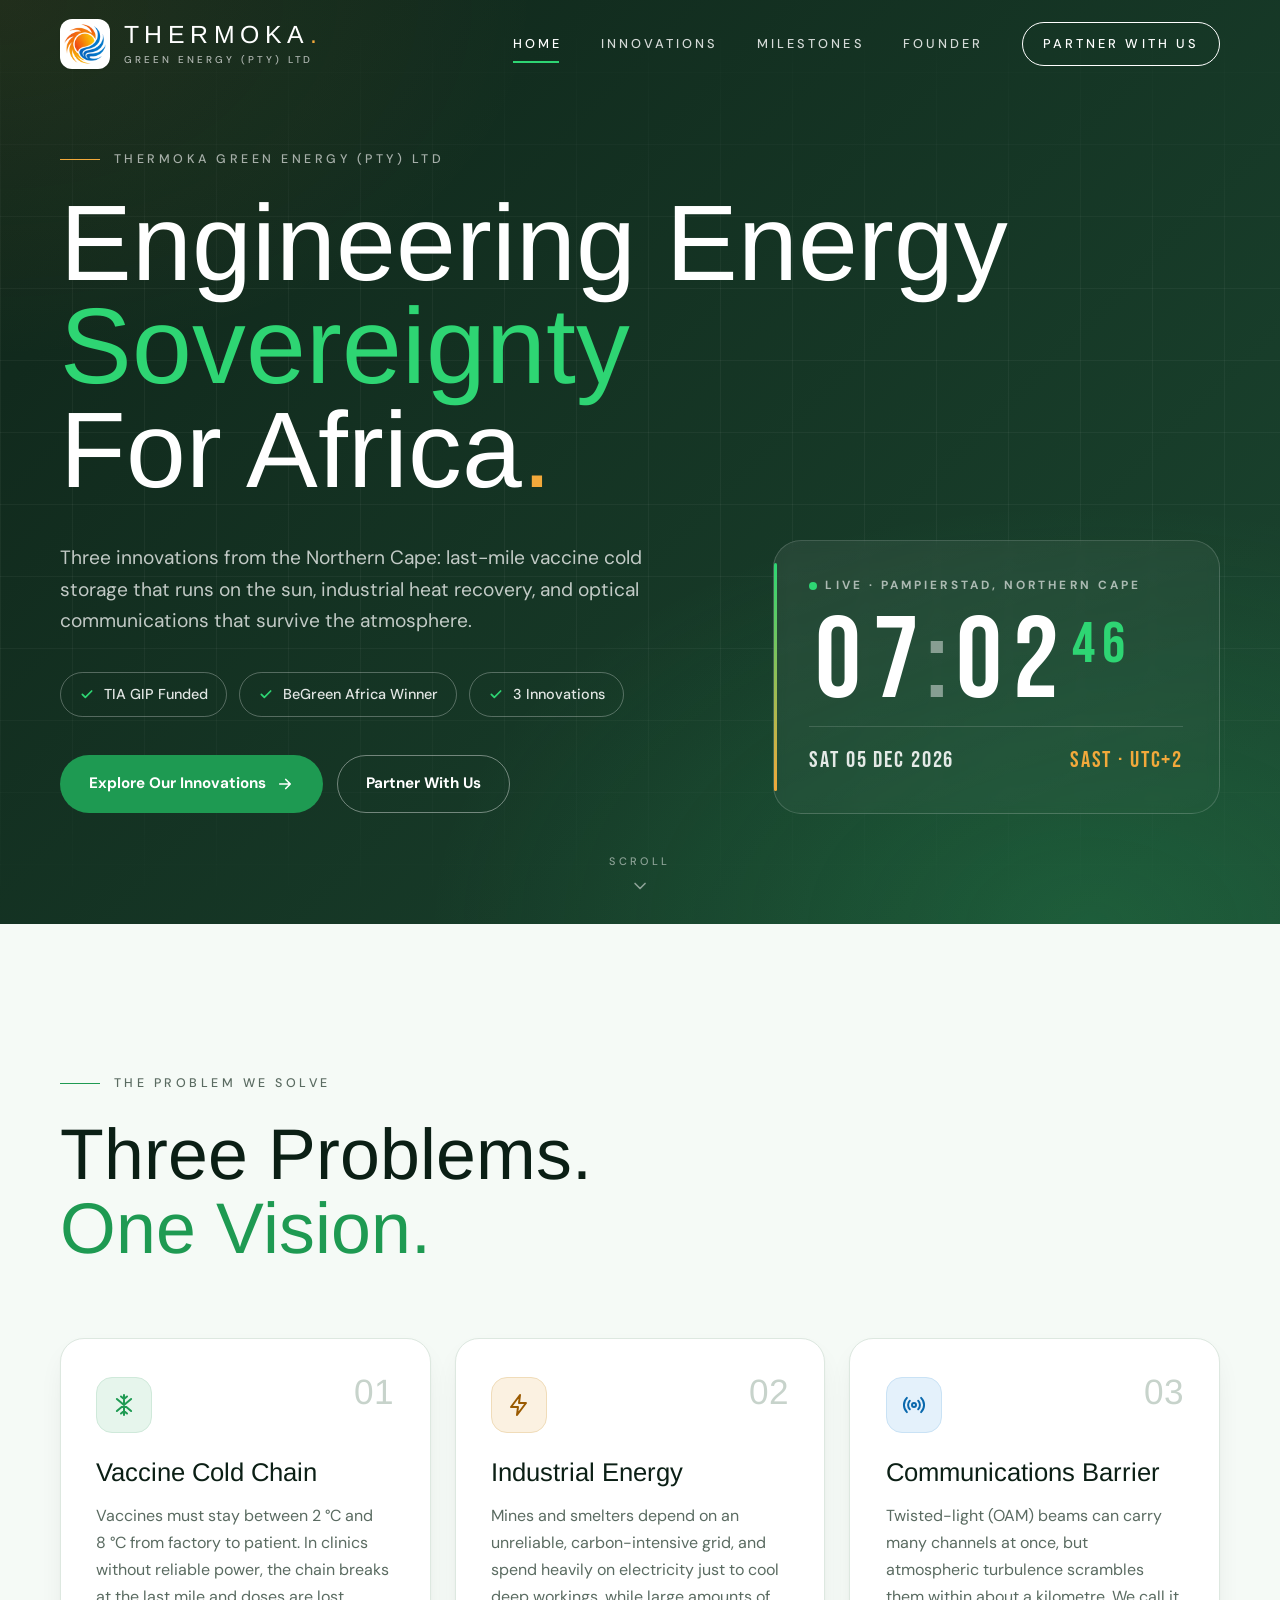
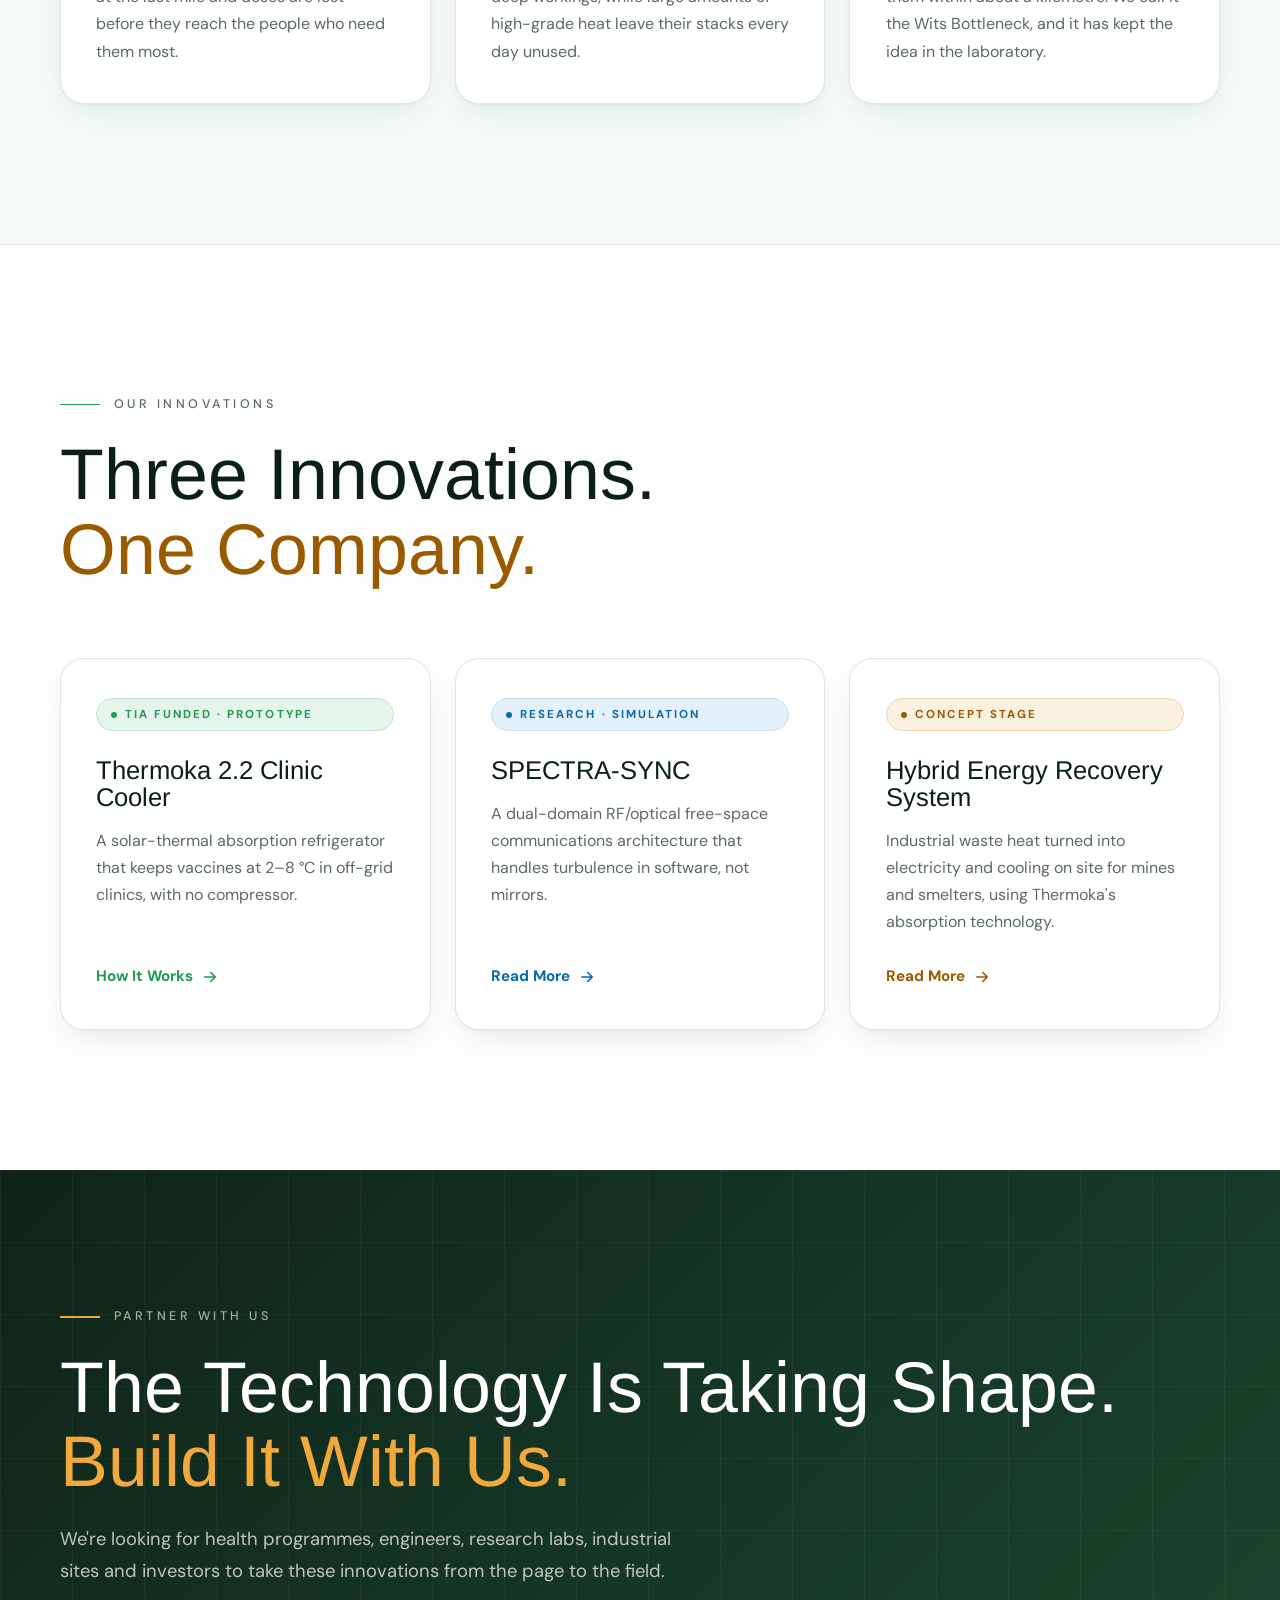
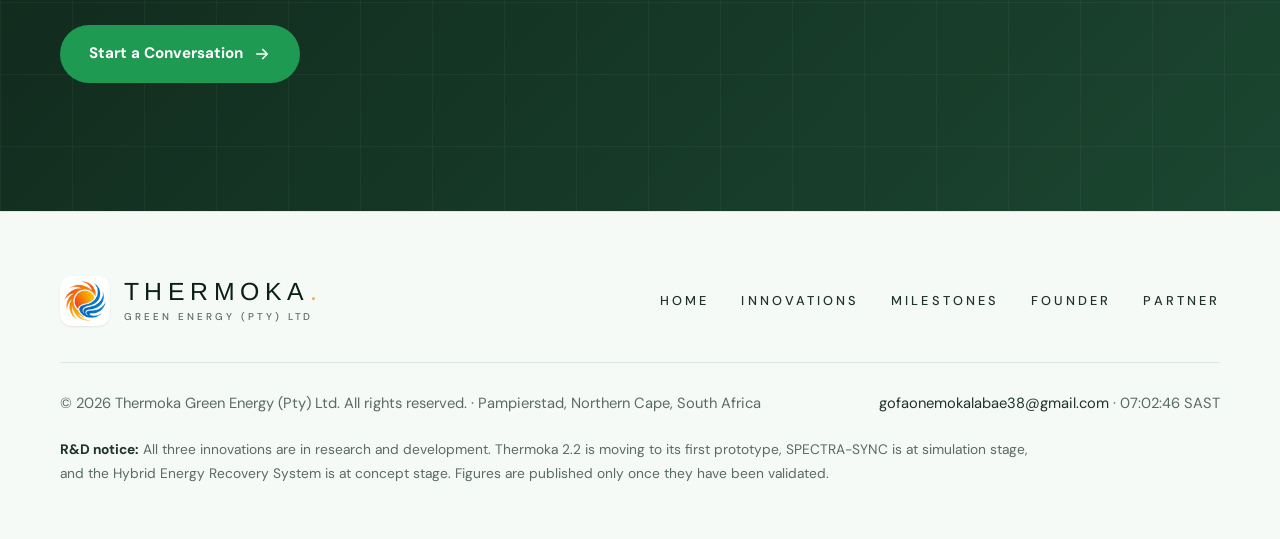
<file: index.html>
<!doctype html>
<html lang="en">
<head>
  <meta charset="utf-8">
  <meta name="viewport" content="width=device-width, initial-scale=1">
  <title>Thermoka Green Energy (Pty) Ltd — Engineering Energy Sovereignty for Africa</title>
  <meta name="description" content="Thermoka Green Energy (Pty) Ltd is a Northern Cape clean-energy company developing off-grid vaccine cold storage, industrial heat recovery and next-generation optical communications.">
  <meta name="theme-color" content="#0f2419">
  <meta property="og:title" content="Thermoka Green Energy (Pty) Ltd — Engineering Energy Sovereignty for Africa">
  <meta property="og:description" content="Thermoka Green Energy (Pty) Ltd is a Northern Cape clean-energy company developing off-grid vaccine cold storage, industrial heat recovery and next-generation optical communications.">
  <meta property="og:type" content="website">
  <meta property="og:image" content="https://thermokagreenenergy.co.za/assets/img/logo-full.png">
  <link rel="icon" type="image/png" href="favicon.png">
  <link rel="apple-touch-icon" href="assets/img/apple-touch-icon.png">
  <link rel="preload" href="assets/fonts/arimo-latin-400-normal.woff2" as="font" type="font/woff2" crossorigin>
  <link rel="stylesheet" href="assets/css/style.css?v=3">
</head>
<body>
  <a class="skip-link" href="#main">Skip to content</a>

  <header class="site-header">
    <div class="container header-inner">
      <a class="brand" href="/" aria-label="Thermoka Green Energy (Pty) Ltd — home">
        <span class="brand-mark"><img src="assets/img/mark-128.png" alt="" width="42" height="42"></span>
        <span class="brand-text"><strong>THERMOKA<span class="dot">.</span></strong><small>GREEN ENERGY (PTY) LTD</small></span>
      </a>
      <button class="nav-toggle" type="button" aria-expanded="false" aria-controls="site-nav" aria-label="Open menu">
        <svg viewBox="0 0 24 24" fill="none" stroke="currentColor" stroke-width="2" stroke-linecap="round"><path d="M3 7h18M3 12h18M3 17h18"/></svg>
      </button>
      <nav class="nav" id="site-nav" aria-label="Main">
        <button class="nav-toggle nav-close" type="button" aria-label="Close menu">
          <svg viewBox="0 0 24 24" fill="none" stroke="currentColor" stroke-width="2" stroke-linecap="round"><path d="M5 5l14 14M19 5L5 19"/></svg>
        </button>
        <a href="/" aria-current="page">Home</a>
        <a href="/innovations">Innovations</a>
        <a href="/milestones">Milestones</a>
        <a href="/founder">Founder</a>
        <a href="/contact" class="nav-cta">Partner With Us</a>
      </nav>
    </div>
  </header>

  <main id="main">
    <section id="top" class="hero hero-home">
      <div class="container">
        <span class="label on-dark reveal">Thermoka Green Energy (Pty) Ltd</span>
        <h1 class="reveal d1">Engineering Energy<br><span class="accent">Sovereignty</span><br>For Africa<span class="dot">.</span></h1>
        <div class="hero-grid">
          <div>
            <p class="hero-lead reveal d2">Three innovations from the Northern Cape: last-mile vaccine cold storage that runs on the sun, industrial heat recovery, and optical communications that survive the atmosphere.</p>
            <ul class="chips reveal d2">
              <li><svg viewBox="0 0 24 24" fill="none" stroke="currentColor" stroke-width="2.6" stroke-linecap="round" stroke-linejoin="round" aria-hidden="true"><path d="M5 12.5l4.5 4.5L19 7.5"/></svg>TIA GIP Funded</li>
              <li><svg viewBox="0 0 24 24" fill="none" stroke="currentColor" stroke-width="2.6" stroke-linecap="round" stroke-linejoin="round" aria-hidden="true"><path d="M5 12.5l4.5 4.5L19 7.5"/></svg>BeGreen Africa Winner</li>
              <li><svg viewBox="0 0 24 24" fill="none" stroke="currentColor" stroke-width="2.6" stroke-linecap="round" stroke-linejoin="round" aria-hidden="true"><path d="M5 12.5l4.5 4.5L19 7.5"/></svg>3 Innovations</li>
            </ul>
            <div class="btn-row reveal d3">
              <a class="btn btn-primary" href="/innovations">Explore Our Innovations <svg viewBox="0 0 24 24" fill="none" stroke="currentColor" stroke-width="2.2" stroke-linecap="round" stroke-linejoin="round" aria-hidden="true"><path d="M5 12h14M13 6l6 6-6 6"/></svg></a>
              <a class="btn btn-ghost" href="/contact">Partner With Us</a>
            </div>
          </div>
        <div class="clock-panel reveal d2" aria-label="Live local time in Pampierstad, South Africa">
          <div class="clock-k"><span class="live-dot" aria-hidden="true"></span>Live · Pampierstad, Northern Cape</div>
          <div class="clock-big" data-clock="big">--:--<span class="sec">--</span></div>
          <div class="clock-meta"><span data-clock="date">&nbsp;</span><span class="tz">SAST · UTC+2</span></div>
        </div>
        </div>
      </div>
      <a class="scroll-cue" href="#problem" aria-label="Scroll down">Scroll <svg viewBox="0 0 24 24" fill="none" stroke="currentColor" stroke-width="2" stroke-linecap="round" stroke-linejoin="round" aria-hidden="true"><path d="M6 9l6 6 6-6"/></svg></a>
    </section>

    <section id="problem" class="section" aria-labelledby="problems-title">
      <div class="container">
        <div class="section-head">
          <span class="label reveal">The Problem We Solve</span>
          <h2 id="problems-title" class="display reveal d1">Three Problems.<br><span class="accent-green">One Vision.</span></h2>
        </div>
        <div class="grid-3">
          <div class="card reveal">
            <span class="icon-tile"><svg viewBox="0 0 24 24" fill="none" stroke="currentColor" stroke-width="2" stroke-linecap="round" stroke-linejoin="round" aria-hidden="true"><path d="M12 2v20M4.9 6l14.2 12M19.1 6L4.9 18M9 3.5l3 2.5 3-2.5M9 20.5l3-2.5 3 2.5"/></svg></span><span class="card-num">01</span>
            <h3>Vaccine Cold Chain</h3>
            <p>Vaccines must stay between 2&nbsp;°C and 8&nbsp;°C from factory to patient. In clinics without reliable power, the chain breaks at the last mile and doses are lost before they reach the people who need them most.</p>
          </div>
          <div class="card reveal d1">
            <span class="icon-tile amber"><svg viewBox="0 0 24 24" fill="none" stroke="currentColor" stroke-width="2" stroke-linecap="round" stroke-linejoin="round" aria-hidden="true"><path d="M13 2L4 14h7l-1 8 9-12h-7l1-8z"/></svg></span><span class="card-num">02</span>
            <h3>Industrial Energy</h3>
            <p>Mines and smelters depend on an unreliable, carbon-intensive grid, and spend heavily on electricity just to cool deep workings, while large amounts of high-grade heat leave their stacks every day unused.</p>
          </div>
          <div class="card reveal d2">
            <span class="icon-tile blue"><svg viewBox="0 0 24 24" fill="none" stroke="currentColor" stroke-width="2" stroke-linecap="round" stroke-linejoin="round" aria-hidden="true"><circle cx="12" cy="12" r="2"/><path d="M16.2 7.8a6 6 0 010 8.4M7.8 16.2a6 6 0 010-8.4M19.1 4.9a10 10 0 010 14.2M4.9 19.1a10 10 0 010-14.2"/></svg></span><span class="card-num">03</span>
            <h3>Communications Barrier</h3>
            <p>Twisted-light (OAM) beams can carry many channels at once, but atmospheric turbulence scrambles them within about a kilometre. We call it the Wits Bottleneck, and it has kept the idea in the laboratory.</p>
          </div>
        </div>
      </div>
    </section>

    <section class="section section-white" aria-labelledby="innov-title">
      <div class="container">
        <div class="section-head">
          <span class="label reveal">Our Innovations</span>
          <h2 id="innov-title" class="display reveal d1">Three Innovations.<br><span class="accent-amber">One Company.</span></h2>
        </div>
        <div class="grid-3">
          <a class="card reveal" href="/innovations#thermoka">
            <span class="pill">TIA Funded · Prototype</span>
            <h3>Thermoka 2.2 Clinic Cooler</h3>
            <p>A solar-thermal absorption refrigerator that keeps vaccines at 2–8&nbsp;°C in off-grid clinics, with no compressor.</p>
            <span class="more">How It Works <svg viewBox="0 0 24 24" fill="none" stroke="currentColor" stroke-width="2.2" stroke-linecap="round" stroke-linejoin="round" aria-hidden="true"><path d="M5 12h14M13 6l6 6-6 6"/></svg></span>
          </a>
          <a class="card blue reveal d1" href="/innovations#spectra-sync">
            <span class="pill blue">Research · Simulation</span>
            <h3>SPECTRA-SYNC</h3>
            <p>A dual-domain RF/optical free-space communications architecture that handles turbulence in software, not mirrors.</p>
            <span class="more">Read More <svg viewBox="0 0 24 24" fill="none" stroke="currentColor" stroke-width="2.2" stroke-linecap="round" stroke-linejoin="round" aria-hidden="true"><path d="M5 12h14M13 6l6 6-6 6"/></svg></span>
          </a>
          <a class="card amber reveal d2" href="/innovations#hybrid">
            <span class="pill amber">Concept Stage</span>
            <h3>Hybrid Energy Recovery System</h3>
            <p>Industrial waste heat turned into electricity and cooling on site for mines and smelters, using Thermoka's absorption technology.</p>
            <span class="more">Read More <svg viewBox="0 0 24 24" fill="none" stroke="currentColor" stroke-width="2.2" stroke-linecap="round" stroke-linejoin="round" aria-hidden="true"><path d="M5 12h14M13 6l6 6-6 6"/></svg></span>
          </a>
        </div>
      </div>
    </section>

    <section class="cta-band" aria-labelledby="cta-title">
      <div class="container">
        <span class="label on-dark reveal">Partner With Us</span>
        <h2 id="cta-title" class="display reveal d1">The Technology Is Taking&nbsp;Shape.<br><span class="accent">Build It With Us.</span></h2>
        <p class="reveal d2">We're looking for health programmes, engineers, research labs, industrial sites and investors to take these innovations from the page to the field.</p>
        <div class="btn-row reveal d3"><a class="btn btn-primary" href="/contact">Start a Conversation <svg viewBox="0 0 24 24" fill="none" stroke="currentColor" stroke-width="2.2" stroke-linecap="round" stroke-linejoin="round" aria-hidden="true"><path d="M5 12h14M13 6l6 6-6 6"/></svg></a></div>
      </div>
    </section>
  </main>

  <footer class="site-footer">
    <div class="container">
      <div class="footer-top">
        <a class="brand" href="/" aria-label="Thermoka Green Energy (Pty) Ltd — home">
        <span class="brand-mark"><img src="assets/img/mark-128.png" alt="" width="42" height="42"></span>
        <span class="brand-text"><strong>THERMOKA<span class="dot">.</span></strong><small>GREEN ENERGY (PTY) LTD</small></span>
      </a>
        <nav class="footer-nav" aria-label="Footer">
          <a href="/">Home</a>
          <a href="/innovations">Innovations</a>
          <a href="/milestones">Milestones</a>
          <a href="/founder">Founder</a>
          <a href="/contact">Partner</a>
        </nav>
      </div>
      <div class="footer-meta">
        <span>© 2026 Thermoka Green Energy (Pty) Ltd. All rights reserved. · Pampierstad, Northern Cape, South Africa</span>
        <span><a href="mailto:gofaonemokalabae38@gmail.com">gofaonemokalabae38@gmail.com</a> · <span class="footer-clock" data-clock="time">--:--:--</span> SAST</span>
      </div>
      <p class="rd-notice"><strong>R&amp;D notice:</strong> All three innovations are in research and development. Thermoka 2.2 is moving to its first prototype, SPECTRA-SYNC is at simulation stage, and the Hybrid Energy Recovery System is at concept stage. Figures are published only once they have been validated.</p>
    </div>
  </footer>

  <script src="assets/js/main.js?v=3"></script>
</body>
</html>
</file>
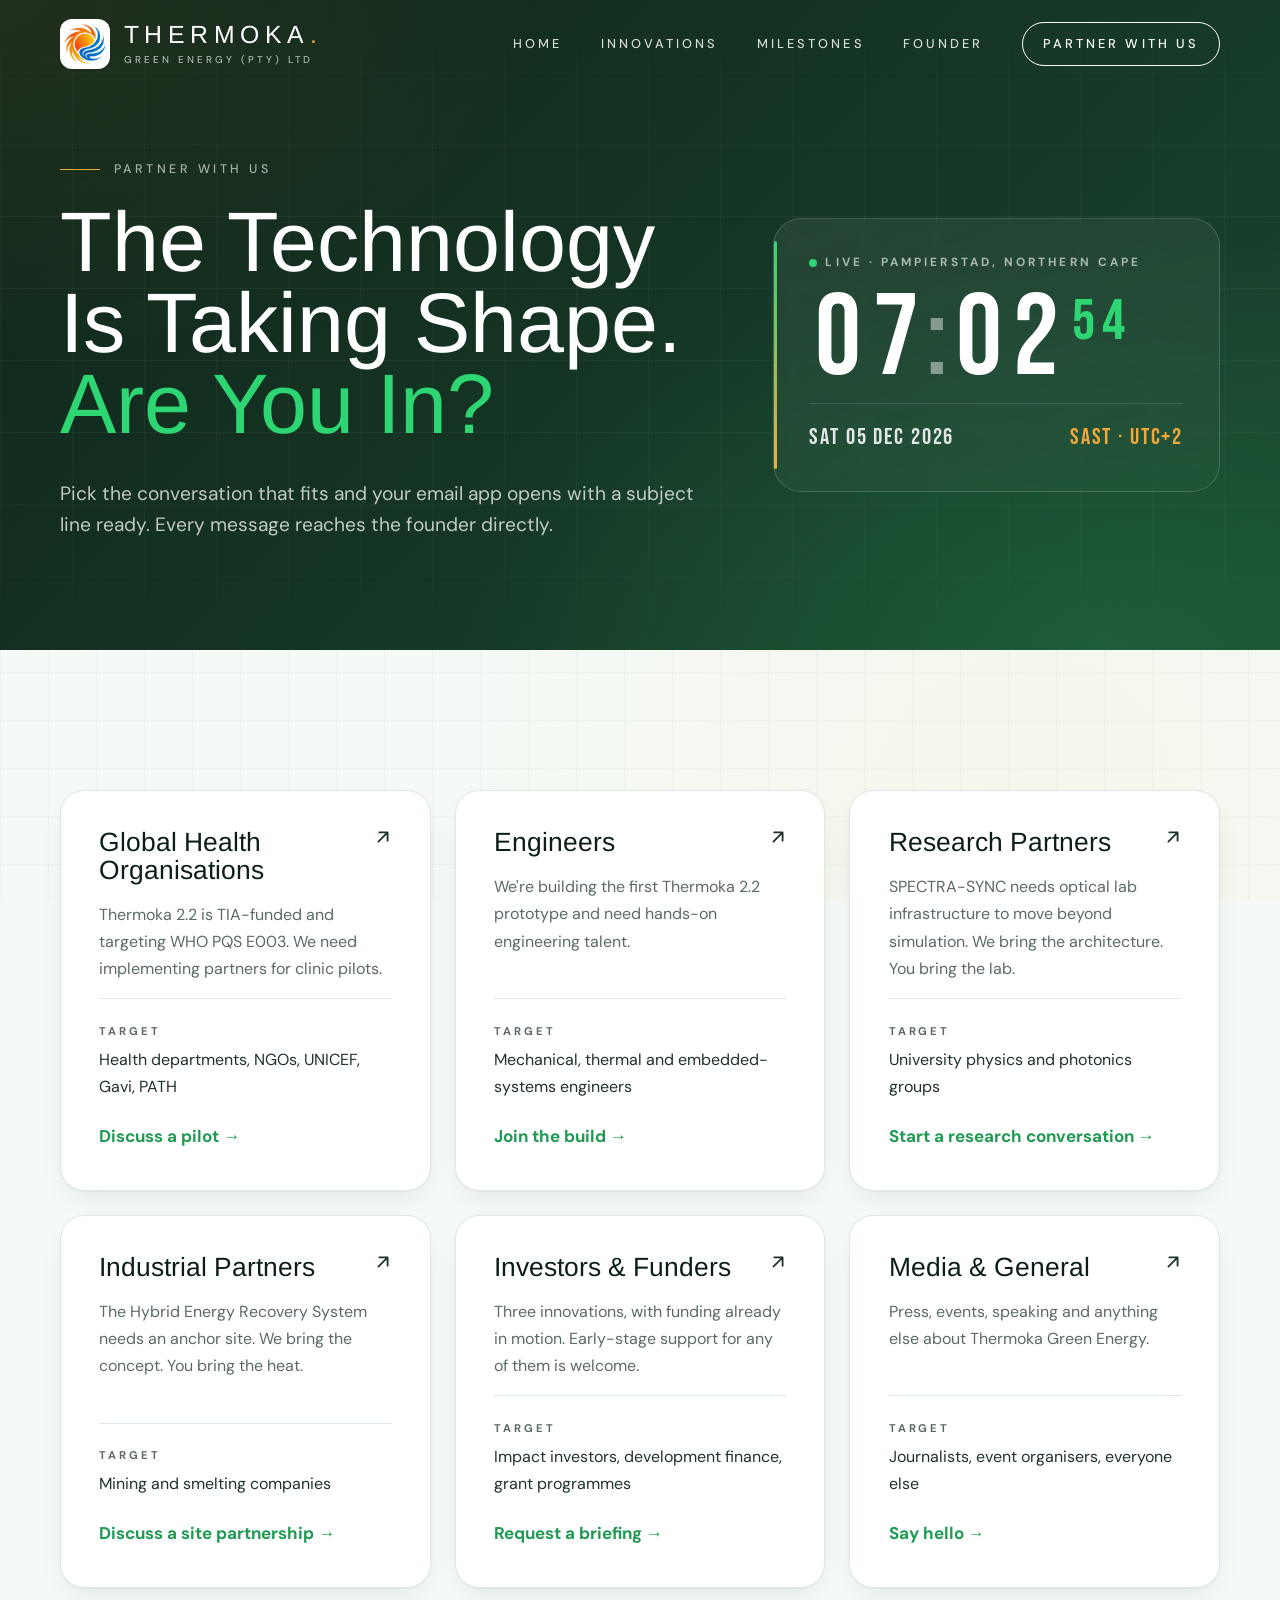
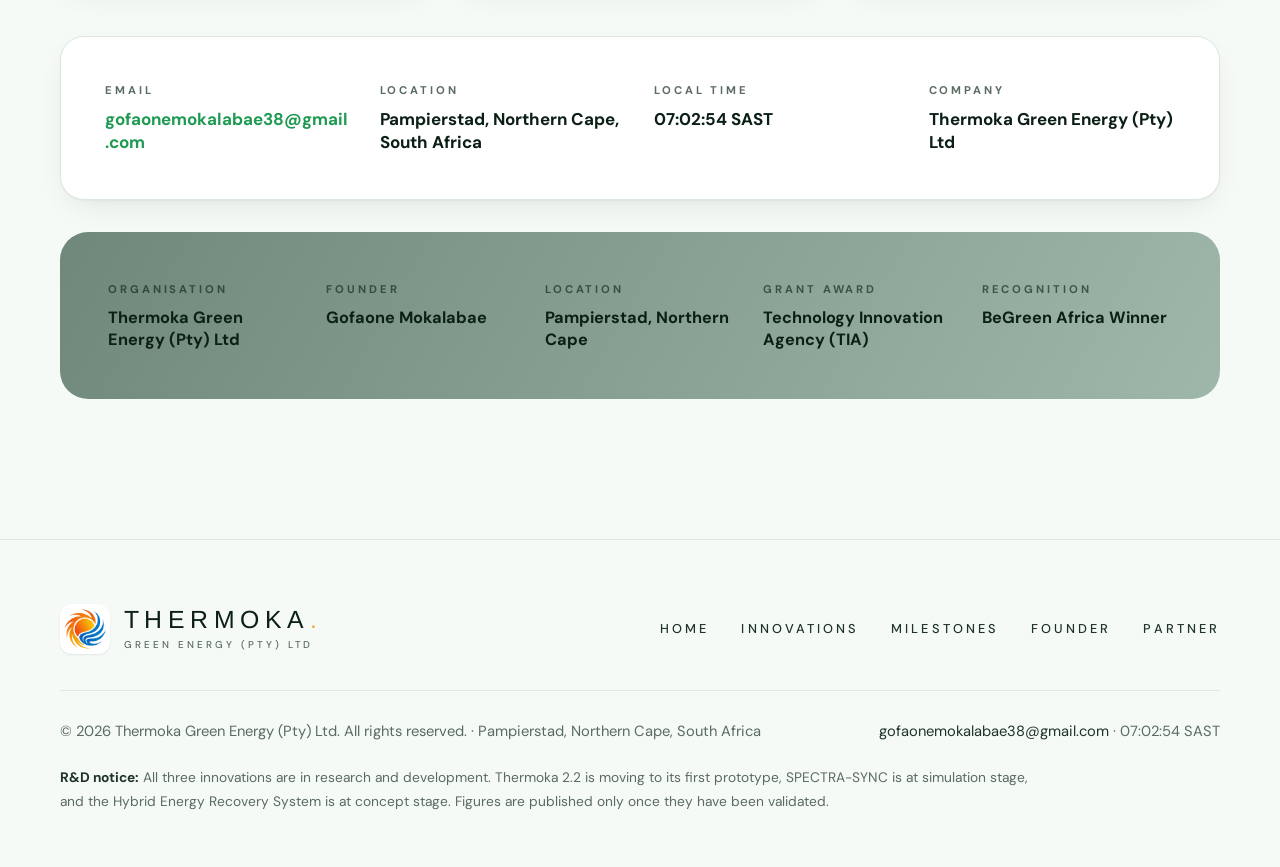
<file: contact.html>
<!doctype html>
<html lang="en">
<head>
  <meta charset="utf-8">
  <meta name="viewport" content="width=device-width, initial-scale=1">
  <title>Partner With Us — Thermoka Green Energy (Pty) Ltd</title>
  <meta name="description" content="Contact Thermoka Green Energy (Pty) Ltd about clinic pilots, engineering, research, industrial partnerships, investment and media.">
  <meta name="theme-color" content="#0f2419">
  <meta property="og:title" content="Partner With Us — Thermoka Green Energy (Pty) Ltd">
  <meta property="og:description" content="Contact Thermoka Green Energy (Pty) Ltd about clinic pilots, engineering, research, industrial partnerships, investment and media.">
  <meta property="og:type" content="website">
  <meta property="og:image" content="https://thermokagreenenergy.co.za/assets/img/logo-full.png">
  <link rel="icon" type="image/png" href="favicon.png">
  <link rel="apple-touch-icon" href="assets/img/apple-touch-icon.png">
  <link rel="preload" href="assets/fonts/arimo-latin-400-normal.woff2" as="font" type="font/woff2" crossorigin>
  <link rel="stylesheet" href="assets/css/style.css?v=3">
</head>
<body>
  <a class="skip-link" href="#main">Skip to content</a>

  <header class="site-header">
    <div class="container header-inner">
      <a class="brand" href="/" aria-label="Thermoka Green Energy (Pty) Ltd — home">
        <span class="brand-mark"><img src="assets/img/mark-128.png" alt="" width="42" height="42"></span>
        <span class="brand-text"><strong>THERMOKA<span class="dot">.</span></strong><small>GREEN ENERGY (PTY) LTD</small></span>
      </a>
      <button class="nav-toggle" type="button" aria-expanded="false" aria-controls="site-nav" aria-label="Open menu">
        <svg viewBox="0 0 24 24" fill="none" stroke="currentColor" stroke-width="2" stroke-linecap="round"><path d="M3 7h18M3 12h18M3 17h18"/></svg>
      </button>
      <nav class="nav" id="site-nav" aria-label="Main">
        <button class="nav-toggle nav-close" type="button" aria-label="Close menu">
          <svg viewBox="0 0 24 24" fill="none" stroke="currentColor" stroke-width="2" stroke-linecap="round"><path d="M5 5l14 14M19 5L5 19"/></svg>
        </button>
        <a href="/">Home</a>
        <a href="/innovations">Innovations</a>
        <a href="/milestones">Milestones</a>
        <a href="/founder">Founder</a>
        <a href="/contact" class="nav-cta" aria-current="page">Partner With Us</a>
      </nav>
    </div>
  </header>

  <main id="main">
    <section class="hero hero-page">
      <div class="container hero-grid">
        <div>
        <span class="label on-dark reveal">Partner With Us</span>
        <h1 class="reveal d1">The Technology<br>Is Taking Shape.<br><span class="accent">Are You In?</span></h1>
        <p class="hero-lead reveal d2">Pick the conversation that fits and your email app opens with a subject line ready. Every message reaches the founder directly.</p>
        
        </div>
        <div class="clock-panel reveal d2" aria-label="Live local time in Pampierstad, South Africa">
          <div class="clock-k"><span class="live-dot" aria-hidden="true"></span>Live · Pampierstad, Northern Cape</div>
          <div class="clock-big" data-clock="big">--:--<span class="sec">--</span></div>
          <div class="clock-meta"><span data-clock="date">&nbsp;</span><span class="tz">SAST · UTC+2</span></div>
        </div>
      </div>
    </section>

    <section id="partner" class="section" aria-labelledby="who-title">
      <div class="container">
        <div class="grid-3">
          <a class="partner reveal" href="mailto:gofaonemokalabae38@gmail.com?subject=Clinic%20pilot%20enquiry%20-%20Thermoka">
            <svg class="arrow" viewBox="0 0 24 24" fill="none" stroke="currentColor" stroke-width="2" stroke-linecap="round" stroke-linejoin="round" aria-hidden="true"><path d="M7 17L17 7M8 7h9v9"/></svg>
            <h3>Global Health Organisations</h3>
            <p>Thermoka 2.2 is TIA-funded and targeting WHO PQS E003. We need implementing partners for clinic pilots.</p>
            <div class="target"><div class="k">Target</div><p class="v">Health departments, NGOs, UNICEF, Gavi, PATH</p></div>
            <span class="cta">Discuss a pilot →</span>
          </a>
          <a class="partner reveal d1" href="mailto:gofaonemokalabae38@gmail.com?subject=Engineering%20enquiry%20-%20Thermoka">
            <svg class="arrow" viewBox="0 0 24 24" fill="none" stroke="currentColor" stroke-width="2" stroke-linecap="round" stroke-linejoin="round" aria-hidden="true"><path d="M7 17L17 7M8 7h9v9"/></svg>
            <h3>Engineers</h3>
            <p>We're building the first Thermoka 2.2 prototype and need hands-on engineering talent.</p>
            <div class="target"><div class="k">Target</div><p class="v">Mechanical, thermal and embedded-systems engineers</p></div>
            <span class="cta">Join the build →</span>
          </a>
          <a class="partner reveal d2" href="mailto:gofaonemokalabae38@gmail.com?subject=Research%20partnership%20-%20SPECTRA-SYNC">
            <svg class="arrow" viewBox="0 0 24 24" fill="none" stroke="currentColor" stroke-width="2" stroke-linecap="round" stroke-linejoin="round" aria-hidden="true"><path d="M7 17L17 7M8 7h9v9"/></svg>
            <h3>Research Partners</h3>
            <p>SPECTRA-SYNC needs optical lab infrastructure to move beyond simulation. We bring the architecture. You bring the lab.</p>
            <div class="target"><div class="k">Target</div><p class="v">University physics and photonics groups</p></div>
            <span class="cta">Start a research conversation →</span>
          </a>
          <a class="partner reveal" href="mailto:gofaonemokalabae38@gmail.com?subject=Industrial%20partnership%20-%20Hybrid%20Energy%20Recovery%20System">
            <svg class="arrow" viewBox="0 0 24 24" fill="none" stroke="currentColor" stroke-width="2" stroke-linecap="round" stroke-linejoin="round" aria-hidden="true"><path d="M7 17L17 7M8 7h9v9"/></svg>
            <h3>Industrial Partners</h3>
            <p>The Hybrid Energy Recovery System needs an anchor site. We bring the concept. You bring the heat.</p>
            <div class="target"><div class="k">Target</div><p class="v">Mining and smelting companies</p></div>
            <span class="cta">Discuss a site partnership →</span>
          </a>
          <a class="partner reveal d1" href="mailto:gofaonemokalabae38@gmail.com?subject=Investment%20enquiry%20-%20Thermoka%20Green%20Energy">
            <svg class="arrow" viewBox="0 0 24 24" fill="none" stroke="currentColor" stroke-width="2" stroke-linecap="round" stroke-linejoin="round" aria-hidden="true"><path d="M7 17L17 7M8 7h9v9"/></svg>
            <h3>Investors & Funders</h3>
            <p>Three innovations, with funding already in motion. Early-stage support for any of them is welcome.</p>
            <div class="target"><div class="k">Target</div><p class="v">Impact investors, development finance, grant programmes</p></div>
            <span class="cta">Request a briefing →</span>
          </a>
          <a class="partner reveal d2" href="mailto:gofaonemokalabae38@gmail.com?subject=General%20enquiry%20-%20Thermoka%20Green%20Energy">
            <svg class="arrow" viewBox="0 0 24 24" fill="none" stroke="currentColor" stroke-width="2" stroke-linecap="round" stroke-linejoin="round" aria-hidden="true"><path d="M7 17L17 7M8 7h9v9"/></svg>
            <h3>Media & General</h3>
            <p>Press, events, speaking and anything else about Thermoka Green Energy.</p>
            <div class="target"><div class="k">Target</div><p class="v">Journalists, event organisers, everyone else</p></div>
            <span class="cta">Say hello →</span>
          </a>
        </div>
        <div class="contact-details reveal" aria-label="Contact details">
          <div><div class="k">Email</div><div class="v"><a href="mailto:gofaonemokalabae38@gmail.com">gofaonemokalabae38@gmail.com</a></div></div>
          <div><div class="k">Location</div><div class="v">Pampierstad, Northern Cape, South Africa</div></div>
          <div><div class="k">Local time</div><div class="v"><span data-clock="time">--:--:--</span> SAST</div></div>
          <div><div class="k">Company</div><div class="v">Thermoka Green Energy (Pty) Ltd</div></div>
        </div>
        <div class="facts reveal" style="margin-top:32px">
          <div><div class="k">Organisation</div><div class="v">Thermoka Green Energy (Pty) Ltd</div></div>
          <div><div class="k">Founder</div><div class="v">Gofaone Mokalabae</div></div>
          <div><div class="k">Location</div><div class="v">Pampierstad, Northern Cape</div></div>
          <div><div class="k">Grant Award</div><div class="v">Technology Innovation Agency (TIA)</div></div>
          <div><div class="k">Recognition</div><div class="v">BeGreen Africa Winner</div></div>
        </div>
      </div>
    </section>
  </main>

  <footer class="site-footer">
    <div class="container">
      <div class="footer-top">
        <a class="brand" href="/" aria-label="Thermoka Green Energy (Pty) Ltd — home">
        <span class="brand-mark"><img src="assets/img/mark-128.png" alt="" width="42" height="42"></span>
        <span class="brand-text"><strong>THERMOKA<span class="dot">.</span></strong><small>GREEN ENERGY (PTY) LTD</small></span>
      </a>
        <nav class="footer-nav" aria-label="Footer">
          <a href="/">Home</a>
          <a href="/innovations">Innovations</a>
          <a href="/milestones">Milestones</a>
          <a href="/founder">Founder</a>
          <a href="/contact">Partner</a>
        </nav>
      </div>
      <div class="footer-meta">
        <span>© 2026 Thermoka Green Energy (Pty) Ltd. All rights reserved. · Pampierstad, Northern Cape, South Africa</span>
        <span><a href="mailto:gofaonemokalabae38@gmail.com">gofaonemokalabae38@gmail.com</a> · <span class="footer-clock" data-clock="time">--:--:--</span> SAST</span>
      </div>
      <p class="rd-notice"><strong>R&amp;D notice:</strong> All three innovations are in research and development. Thermoka 2.2 is moving to its first prototype, SPECTRA-SYNC is at simulation stage, and the Hybrid Energy Recovery System is at concept stage. Figures are published only once they have been validated.</p>
    </div>
  </footer>

  <script src="assets/js/main.js?v=3"></script>
</body>
</html>
</file>
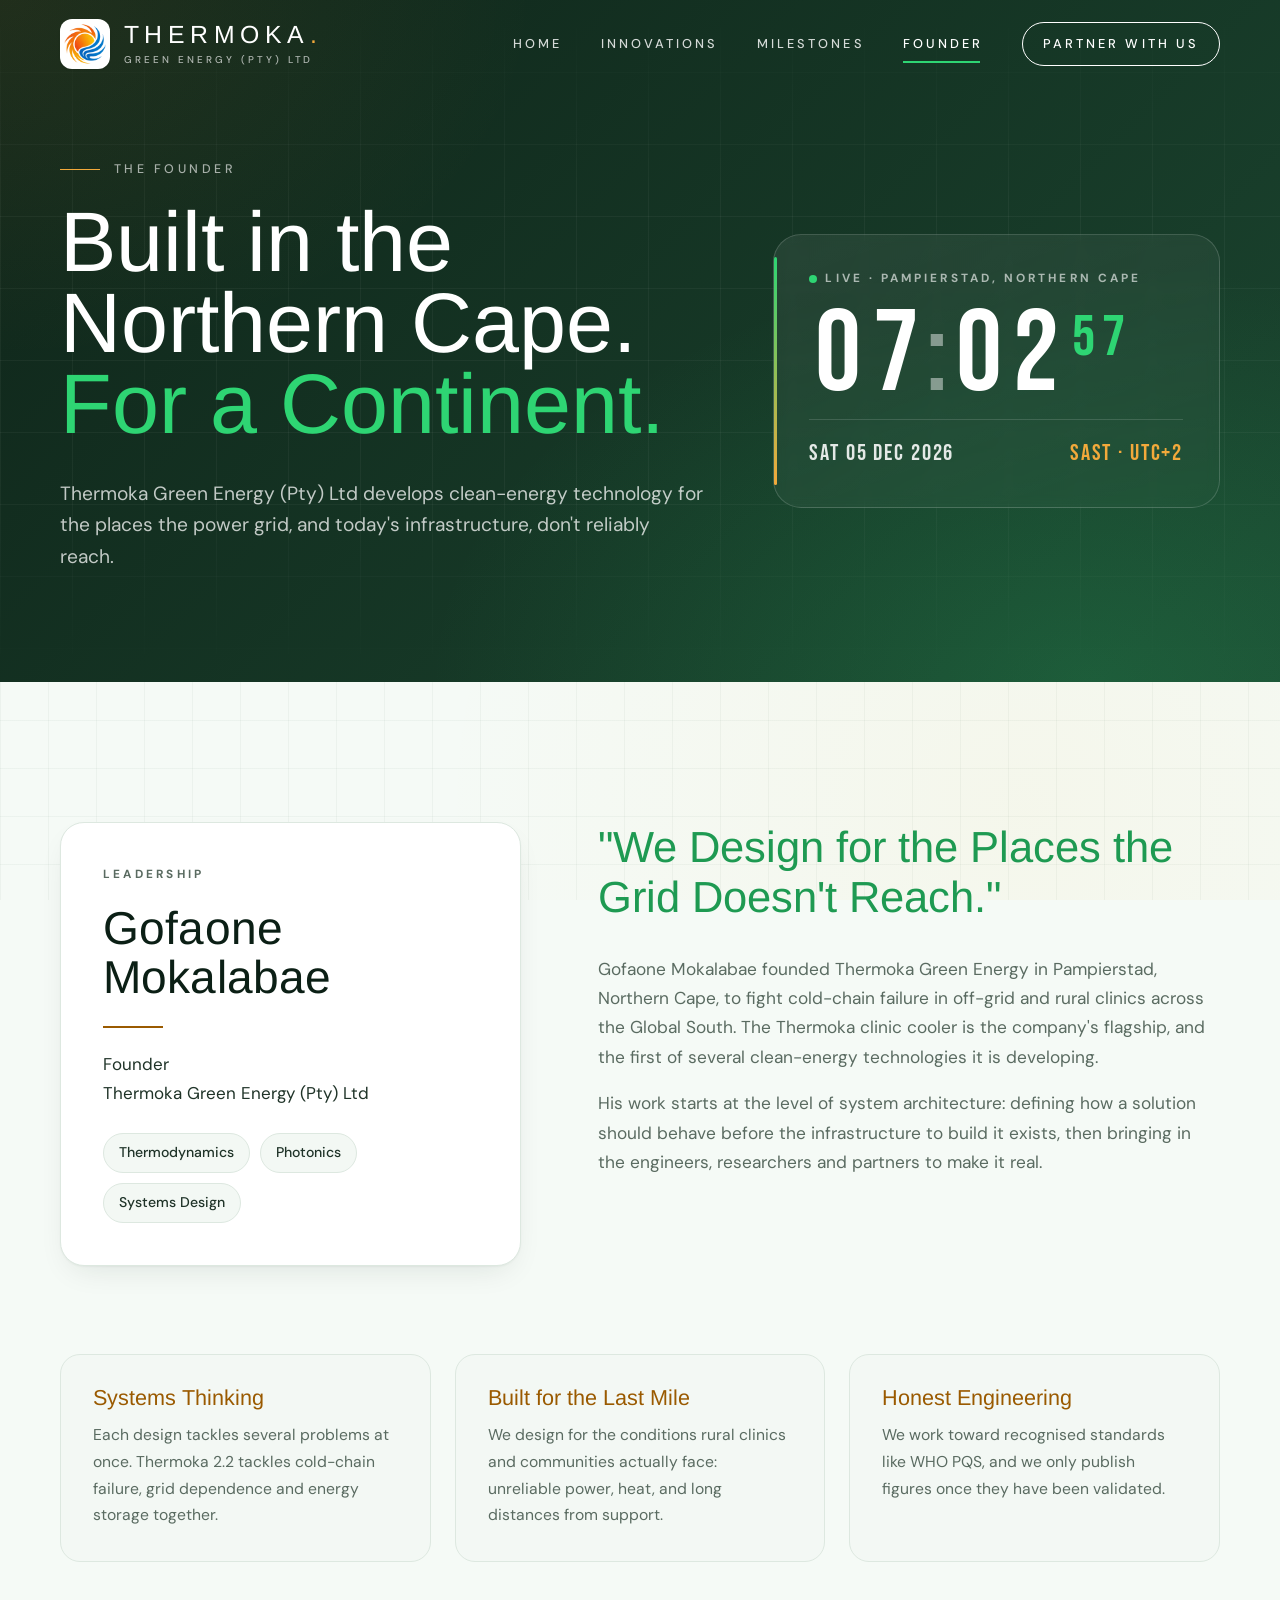
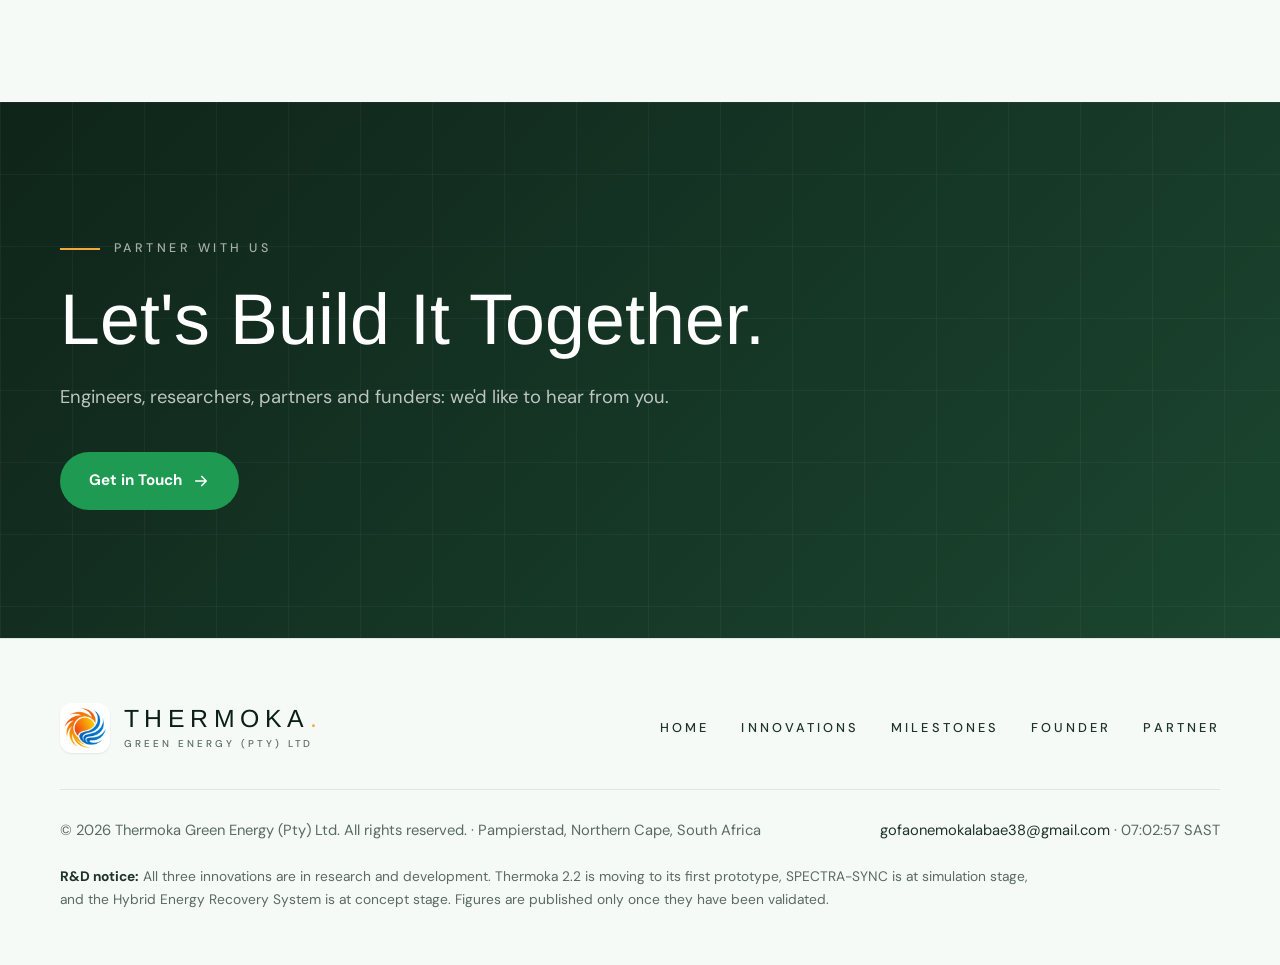
<file: founder.html>
<!doctype html>
<html lang="en">
<head>
  <meta charset="utf-8">
  <meta name="viewport" content="width=device-width, initial-scale=1">
  <title>Founder — Thermoka Green Energy (Pty) Ltd</title>
  <meta name="description" content="Thermoka Green Energy (Pty) Ltd was founded by Gofaone Mokalabae in Pampierstad, Northern Cape, South Africa.">
  <meta name="theme-color" content="#0f2419">
  <meta property="og:title" content="Founder — Thermoka Green Energy (Pty) Ltd">
  <meta property="og:description" content="Thermoka Green Energy (Pty) Ltd was founded by Gofaone Mokalabae in Pampierstad, Northern Cape, South Africa.">
  <meta property="og:type" content="website">
  <meta property="og:image" content="https://thermokagreenenergy.co.za/assets/img/logo-full.png">
  <link rel="icon" type="image/png" href="favicon.png">
  <link rel="apple-touch-icon" href="assets/img/apple-touch-icon.png">
  <link rel="preload" href="assets/fonts/arimo-latin-400-normal.woff2" as="font" type="font/woff2" crossorigin>
  <link rel="stylesheet" href="assets/css/style.css?v=3">
</head>
<body>
  <a class="skip-link" href="#main">Skip to content</a>

  <header class="site-header">
    <div class="container header-inner">
      <a class="brand" href="/" aria-label="Thermoka Green Energy (Pty) Ltd — home">
        <span class="brand-mark"><img src="assets/img/mark-128.png" alt="" width="42" height="42"></span>
        <span class="brand-text"><strong>THERMOKA<span class="dot">.</span></strong><small>GREEN ENERGY (PTY) LTD</small></span>
      </a>
      <button class="nav-toggle" type="button" aria-expanded="false" aria-controls="site-nav" aria-label="Open menu">
        <svg viewBox="0 0 24 24" fill="none" stroke="currentColor" stroke-width="2" stroke-linecap="round"><path d="M3 7h18M3 12h18M3 17h18"/></svg>
      </button>
      <nav class="nav" id="site-nav" aria-label="Main">
        <button class="nav-toggle nav-close" type="button" aria-label="Close menu">
          <svg viewBox="0 0 24 24" fill="none" stroke="currentColor" stroke-width="2" stroke-linecap="round"><path d="M5 5l14 14M19 5L5 19"/></svg>
        </button>
        <a href="/">Home</a>
        <a href="/innovations">Innovations</a>
        <a href="/milestones">Milestones</a>
        <a href="/founder" aria-current="page">Founder</a>
        <a href="/contact" class="nav-cta">Partner With Us</a>
      </nav>
    </div>
  </header>

  <main id="main">
    <section class="hero hero-page">
      <div class="container hero-grid">
        <div>
        <span class="label on-dark reveal">The Founder</span>
        <h1 class="reveal d1">Built in the Northern Cape.<br><span class="accent">For a Continent.</span></h1>
        <p class="hero-lead reveal d2">Thermoka Green Energy (Pty) Ltd develops clean-energy technology for the places the power grid, and today's infrastructure, don't reliably reach.</p>
        
        </div>
        <div class="clock-panel reveal d2" aria-label="Live local time in Pampierstad, South Africa">
          <div class="clock-k"><span class="live-dot" aria-hidden="true"></span>Live · Pampierstad, Northern Cape</div>
          <div class="clock-big" data-clock="big">--:--<span class="sec">--</span></div>
          <div class="clock-meta"><span data-clock="date">&nbsp;</span><span class="tz">SAST · UTC+2</span></div>
        </div>
      </div>
    </section>

    <section id="founder" class="section" aria-labelledby="founder-title">
      <div class="container">
        <div class="founder">
          <div class="founder-card reveal">
            <div class="k">Leadership</div>
            <h3>Gofaone<br>Mokalabae</h3>
            <div class="rule"></div>
            <p class="role">Founder<br>Thermoka Green Energy (Pty) Ltd</p>
            <ul class="tags">
              <li>Thermodynamics</li><li>Photonics</li><li>Systems Design</li>
            </ul>
          </div>
          <div class="founder-bio reveal d1">
            <p class="quote">"We Design for the Places the Grid Doesn't Reach."</p>
            <p>Gofaone Mokalabae founded Thermoka Green Energy in Pampierstad, Northern Cape, to fight cold-chain failure in off-grid and rural clinics across the Global South. The Thermoka clinic cooler is the company's flagship, and the first of several clean-energy technologies it is developing.</p>
            <p>His work starts at the level of system architecture: defining how a solution should behave before the infrastructure to build it exists, then bringing in the engineers, researchers and partners to make it real.</p>
          </div>
        </div>
        <div class="grid-3 principles">
          <div class="principle reveal">
            <h3>Systems Thinking</h3>
            <p>Each design tackles several problems at once. Thermoka 2.2 tackles cold-chain failure, grid dependence and energy storage together.</p>
          </div>
          <div class="principle reveal d1">
            <h3>Built for the Last Mile</h3>
            <p>We design for the conditions rural clinics and communities actually face: unreliable power, heat, and long distances from support.</p>
          </div>
          <div class="principle reveal d2">
            <h3>Honest Engineering</h3>
            <p>We work toward recognised standards like WHO PQS, and we only publish figures once they have been validated.</p>
          </div>
        </div>
      </div>
    </section>

    <section class="cta-band" aria-labelledby="cta-title">
      <div class="container">
        <span class="label on-dark reveal">Partner With Us</span>
        <h2 id="cta-title" class="display reveal d1">Let's Build It Together.</h2>
        <p class="reveal d2">Engineers, researchers, partners and funders: we'd like to hear from you.</p>
        <div class="btn-row reveal d3"><a class="btn btn-primary" href="/contact">Get in Touch <svg viewBox="0 0 24 24" fill="none" stroke="currentColor" stroke-width="2.2" stroke-linecap="round" stroke-linejoin="round" aria-hidden="true"><path d="M5 12h14M13 6l6 6-6 6"/></svg></a></div>
      </div>
    </section>
  </main>

  <footer class="site-footer">
    <div class="container">
      <div class="footer-top">
        <a class="brand" href="/" aria-label="Thermoka Green Energy (Pty) Ltd — home">
        <span class="brand-mark"><img src="assets/img/mark-128.png" alt="" width="42" height="42"></span>
        <span class="brand-text"><strong>THERMOKA<span class="dot">.</span></strong><small>GREEN ENERGY (PTY) LTD</small></span>
      </a>
        <nav class="footer-nav" aria-label="Footer">
          <a href="/">Home</a>
          <a href="/innovations">Innovations</a>
          <a href="/milestones">Milestones</a>
          <a href="/founder">Founder</a>
          <a href="/contact">Partner</a>
        </nav>
      </div>
      <div class="footer-meta">
        <span>© 2026 Thermoka Green Energy (Pty) Ltd. All rights reserved. · Pampierstad, Northern Cape, South Africa</span>
        <span><a href="mailto:gofaonemokalabae38@gmail.com">gofaonemokalabae38@gmail.com</a> · <span class="footer-clock" data-clock="time">--:--:--</span> SAST</span>
      </div>
      <p class="rd-notice"><strong>R&amp;D notice:</strong> All three innovations are in research and development. Thermoka 2.2 is moving to its first prototype, SPECTRA-SYNC is at simulation stage, and the Hybrid Energy Recovery System is at concept stage. Figures are published only once they have been validated.</p>
    </div>
  </footer>

  <script src="assets/js/main.js?v=3"></script>
</body>
</html>
</file>
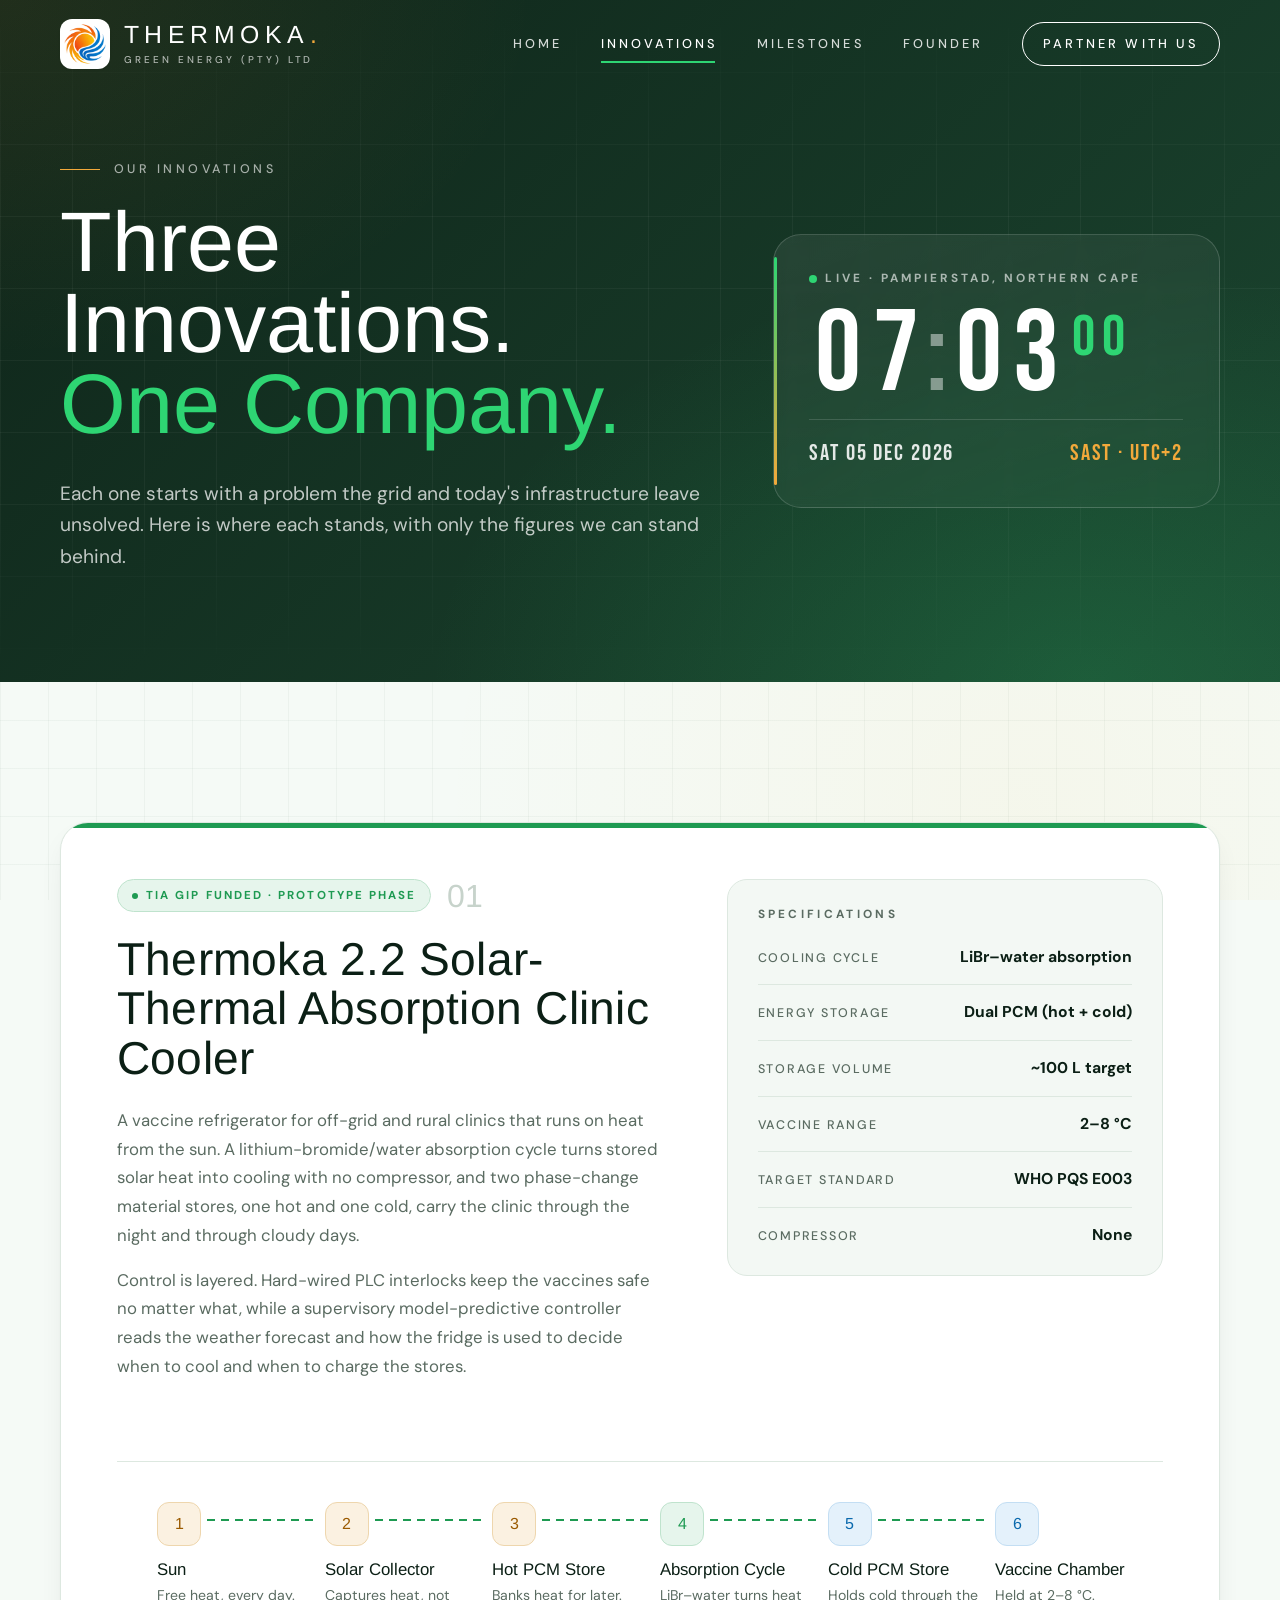
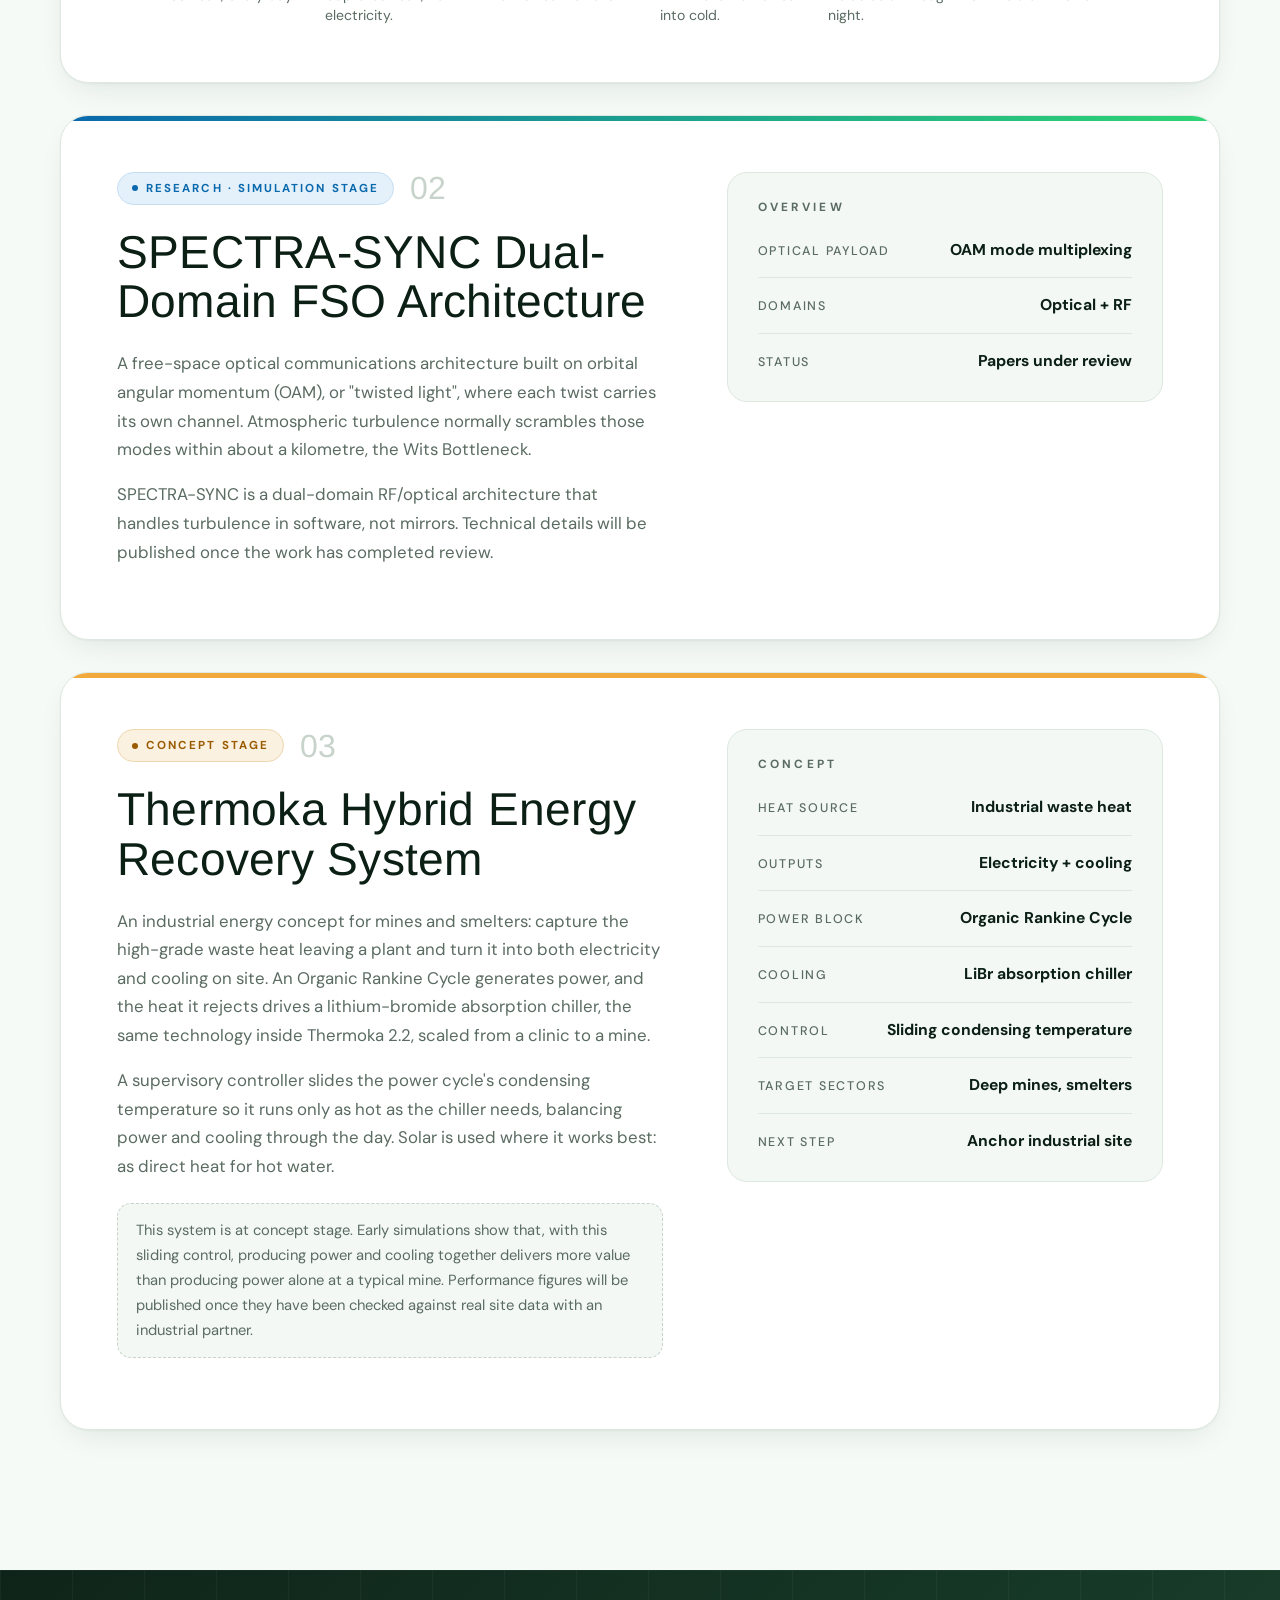
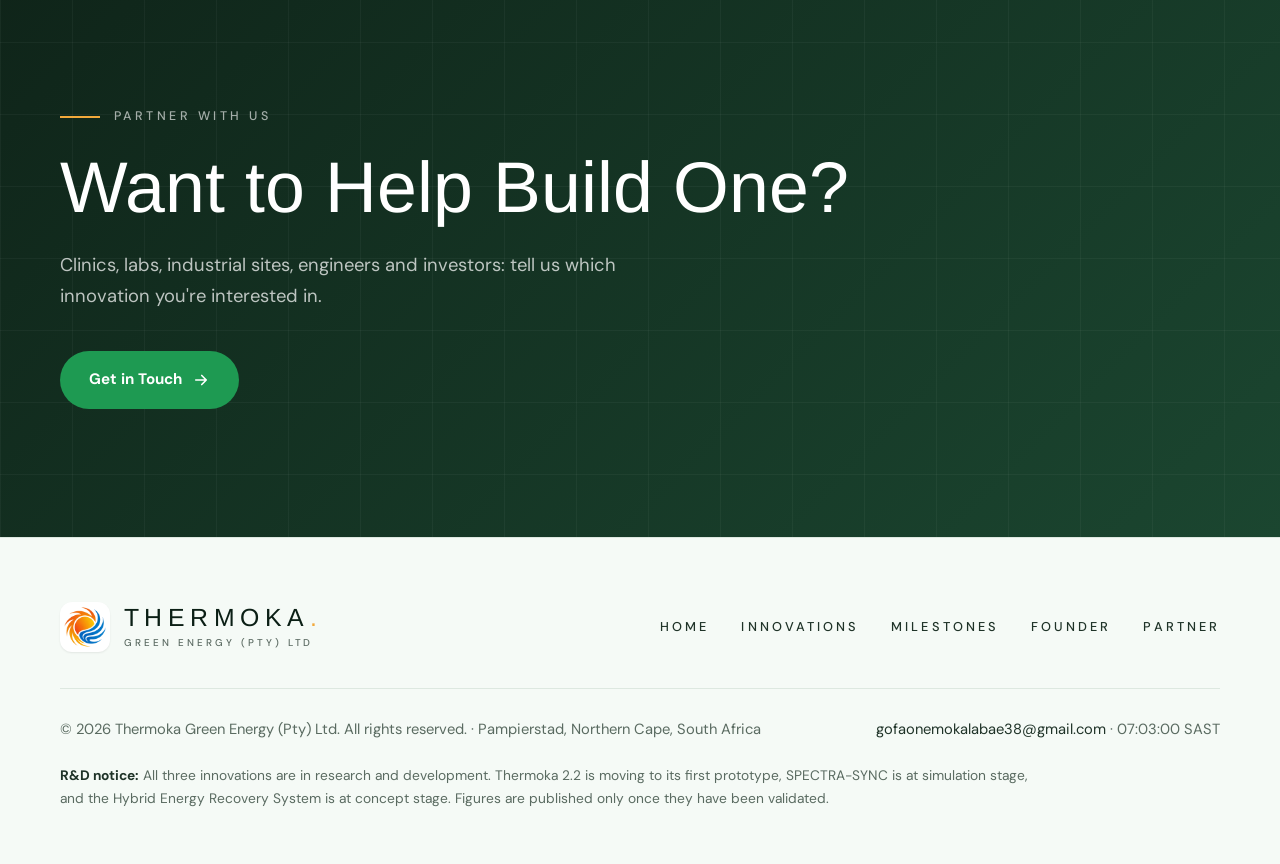
<file: innovations.html>
<!doctype html>
<html lang="en">
<head>
  <meta charset="utf-8">
  <meta name="viewport" content="width=device-width, initial-scale=1">
  <title>Innovations — Thermoka Green Energy (Pty) Ltd</title>
  <meta name="description" content="Thermoka 2.2 solar-thermal clinic cooler, SPECTRA-SYNC dual-domain optical communications and the Thermoka Hybrid Energy Recovery System.">
  <meta name="theme-color" content="#0f2419">
  <meta property="og:title" content="Innovations — Thermoka Green Energy (Pty) Ltd">
  <meta property="og:description" content="Thermoka 2.2 solar-thermal clinic cooler, SPECTRA-SYNC dual-domain optical communications and the Thermoka Hybrid Energy Recovery System.">
  <meta property="og:type" content="website">
  <meta property="og:image" content="https://thermokagreenenergy.co.za/assets/img/logo-full.png">
  <link rel="icon" type="image/png" href="favicon.png">
  <link rel="apple-touch-icon" href="assets/img/apple-touch-icon.png">
  <link rel="preload" href="assets/fonts/arimo-latin-400-normal.woff2" as="font" type="font/woff2" crossorigin>
  <link rel="stylesheet" href="assets/css/style.css?v=3">
</head>
<body>
  <a class="skip-link" href="#main">Skip to content</a>

  <header class="site-header">
    <div class="container header-inner">
      <a class="brand" href="/" aria-label="Thermoka Green Energy (Pty) Ltd — home">
        <span class="brand-mark"><img src="assets/img/mark-128.png" alt="" width="42" height="42"></span>
        <span class="brand-text"><strong>THERMOKA<span class="dot">.</span></strong><small>GREEN ENERGY (PTY) LTD</small></span>
      </a>
      <button class="nav-toggle" type="button" aria-expanded="false" aria-controls="site-nav" aria-label="Open menu">
        <svg viewBox="0 0 24 24" fill="none" stroke="currentColor" stroke-width="2" stroke-linecap="round"><path d="M3 7h18M3 12h18M3 17h18"/></svg>
      </button>
      <nav class="nav" id="site-nav" aria-label="Main">
        <button class="nav-toggle nav-close" type="button" aria-label="Close menu">
          <svg viewBox="0 0 24 24" fill="none" stroke="currentColor" stroke-width="2" stroke-linecap="round"><path d="M5 5l14 14M19 5L5 19"/></svg>
        </button>
        <a href="/">Home</a>
        <a href="/innovations" aria-current="page">Innovations</a>
        <a href="/milestones">Milestones</a>
        <a href="/founder">Founder</a>
        <a href="/contact" class="nav-cta">Partner With Us</a>
      </nav>
    </div>
  </header>

  <main id="main">
    <section class="hero hero-page">
      <div class="container hero-grid">
        <div>
        <span class="label on-dark reveal">Our Innovations</span>
        <h1 class="reveal d1">Three Innovations.<br><span class="accent">One Company.</span></h1>
        <p class="hero-lead reveal d2">Each one starts with a problem the grid and today's infrastructure leave unsolved. Here is where each stands, with only the figures we can stand behind.</p>
        
        </div>
        <div class="clock-panel reveal d2" aria-label="Live local time in Pampierstad, South Africa">
          <div class="clock-k"><span class="live-dot" aria-hidden="true"></span>Live · Pampierstad, Northern Cape</div>
          <div class="clock-big" data-clock="big">--:--<span class="sec">--</span></div>
          <div class="clock-meta"><span data-clock="date">&nbsp;</span><span class="tz">SAST · UTC+2</span></div>
        </div>
      </div>
    </section>

    <section id="innovations" class="section" aria-labelledby="innov-title">
      <div class="container">

        <article id="thermoka" class="innovation reveal" aria-labelledby="t-title">
          <div>
            <div class="innovation-top"><span class="pill">TIA GIP Funded · Prototype Phase</span><span class="n">01</span></div>
            <h2 id="t-title">Thermoka 2.2 Solar-Thermal Absorption Clinic Cooler</h2>
            <p>A vaccine refrigerator for off-grid and rural clinics that runs on heat from the sun. A lithium-bromide/water absorption cycle turns stored solar heat into cooling with no compressor, and two phase-change material stores, one hot and one cold, carry the clinic through the night and through cloudy days.</p>
            <p>Control is layered. Hard-wired PLC interlocks keep the vaccines safe no matter what, while a supervisory model-predictive controller reads the weather forecast and how the fridge is used to decide when to cool and when to charge the stores.</p>
          </div>
          <div class="specs">
            <h3>Specifications</h3>
            <dl>
              <div><dt>Cooling cycle</dt><dd>LiBr–water absorption</dd></div>
              <div><dt>Energy storage</dt><dd>Dual PCM (hot + cold)</dd></div>
              <div><dt>Storage volume</dt><dd>~100 L target</dd></div>
              <div><dt>Vaccine range</dt><dd>2–8 °C</dd></div>
              <div><dt>Target standard</dt><dd>WHO PQS E003</dd></div>
              <div><dt>Compressor</dt><dd>None</dd></div>
            </dl>
          </div>
          <ol class="flow" aria-label="How Thermoka turns sunlight into cold">
            <li><span class="step">1</span><strong>Sun</strong><span>Free heat, every day.</span></li>
            <li><span class="step">2</span><strong>Solar Collector</strong><span>Captures heat, not electricity.</span></li>
            <li><span class="step">3</span><strong>Hot PCM Store</strong><span>Banks heat for later.</span></li>
            <li><span class="step">4</span><strong>Absorption Cycle</strong><span>LiBr–water turns heat into cold.</span></li>
            <li><span class="step">5</span><strong>Cold PCM Store</strong><span>Holds cold through the night.</span></li>
            <li><span class="step">6</span><strong>Vaccine Chamber</strong><span>Held at 2–8&nbsp;°C.</span></li>
          </ol>
        </article>

        <article id="spectra-sync" class="innovation blue reveal" aria-labelledby="s-title">
          <div>
            <div class="innovation-top"><span class="pill blue">Research · Simulation Stage</span><span class="n">02</span></div>
            <h2 id="s-title">SPECTRA-SYNC Dual-Domain FSO Architecture</h2>
            <p>A free-space optical communications architecture built on orbital angular momentum (OAM), or "twisted light", where each twist carries its own channel. Atmospheric turbulence normally scrambles those modes within about a kilometre, the Wits Bottleneck.</p>
            <p>SPECTRA-SYNC is a dual-domain RF/optical architecture that handles turbulence in software, not mirrors. Technical details will be published once the work has completed review.</p>
          </div>
          <div class="specs">
            <h3>Overview</h3>
            <dl>
              <div><dt>Optical payload</dt><dd>OAM mode multiplexing</dd></div>
              <div><dt>Domains</dt><dd>Optical + RF</dd></div>
              <div><dt>Status</dt><dd>Papers under review</dd></div>
            </dl>
          </div>
        </article>

        <article id="hybrid" class="innovation amber reveal" aria-labelledby="h-title">
          <div>
            <div class="innovation-top"><span class="pill amber">Concept Stage</span><span class="n">03</span></div>
            <h2 id="h-title">Thermoka Hybrid Energy Recovery System</h2>
            <p>An industrial energy concept for mines and smelters: capture the high-grade waste heat leaving a plant and turn it into both electricity and cooling on site. An Organic Rankine Cycle generates power, and the heat it rejects drives a lithium-bromide absorption chiller, the same technology inside Thermoka 2.2, scaled from a clinic to a mine.</p>
            <p>A supervisory controller slides the power cycle's condensing temperature so it runs only as hot as the chiller needs, balancing power and cooling through the day. Solar is used where it works best: as direct heat for hot water.</p>
            <p class="note">This system is at concept stage. Early simulations show that, with this sliding control, producing power and cooling together delivers more value than producing power alone at a typical mine. Performance figures will be published once they have been checked against real site data with an industrial partner.</p>
          </div>
          <div class="specs">
            <h3>Concept</h3>
            <dl>
              <div><dt>Heat source</dt><dd>Industrial waste heat</dd></div>
              <div><dt>Outputs</dt><dd>Electricity + cooling</dd></div>
              <div><dt>Power block</dt><dd>Organic Rankine Cycle</dd></div>
              <div><dt>Cooling</dt><dd>LiBr absorption chiller</dd></div>
              <div><dt>Control</dt><dd>Sliding condensing temperature</dd></div>
              <div><dt>Target sectors</dt><dd>Deep mines, smelters</dd></div>
              <div><dt>Next step</dt><dd>Anchor industrial site</dd></div>
            </dl>
          </div>
        </article>
      </div>
    </section>

    <section class="cta-band" aria-labelledby="cta-title">
      <div class="container">
        <span class="label on-dark reveal">Partner With Us</span>
        <h2 id="cta-title" class="display reveal d1">Want to Help Build One?</h2>
        <p class="reveal d2">Clinics, labs, industrial sites, engineers and investors: tell us which innovation you're interested in.</p>
        <div class="btn-row reveal d3"><a class="btn btn-primary" href="/contact">Get in Touch <svg viewBox="0 0 24 24" fill="none" stroke="currentColor" stroke-width="2.2" stroke-linecap="round" stroke-linejoin="round" aria-hidden="true"><path d="M5 12h14M13 6l6 6-6 6"/></svg></a></div>
      </div>
    </section>
  </main>

  <footer class="site-footer">
    <div class="container">
      <div class="footer-top">
        <a class="brand" href="/" aria-label="Thermoka Green Energy (Pty) Ltd — home">
        <span class="brand-mark"><img src="assets/img/mark-128.png" alt="" width="42" height="42"></span>
        <span class="brand-text"><strong>THERMOKA<span class="dot">.</span></strong><small>GREEN ENERGY (PTY) LTD</small></span>
      </a>
        <nav class="footer-nav" aria-label="Footer">
          <a href="/">Home</a>
          <a href="/innovations">Innovations</a>
          <a href="/milestones">Milestones</a>
          <a href="/founder">Founder</a>
          <a href="/contact">Partner</a>
        </nav>
      </div>
      <div class="footer-meta">
        <span>© 2026 Thermoka Green Energy (Pty) Ltd. All rights reserved. · Pampierstad, Northern Cape, South Africa</span>
        <span><a href="mailto:gofaonemokalabae38@gmail.com">gofaonemokalabae38@gmail.com</a> · <span class="footer-clock" data-clock="time">--:--:--</span> SAST</span>
      </div>
      <p class="rd-notice"><strong>R&amp;D notice:</strong> All three innovations are in research and development. Thermoka 2.2 is moving to its first prototype, SPECTRA-SYNC is at simulation stage, and the Hybrid Energy Recovery System is at concept stage. Figures are published only once they have been validated.</p>
    </div>
  </footer>

  <script src="assets/js/main.js?v=3"></script>
</body>
</html>
</file>
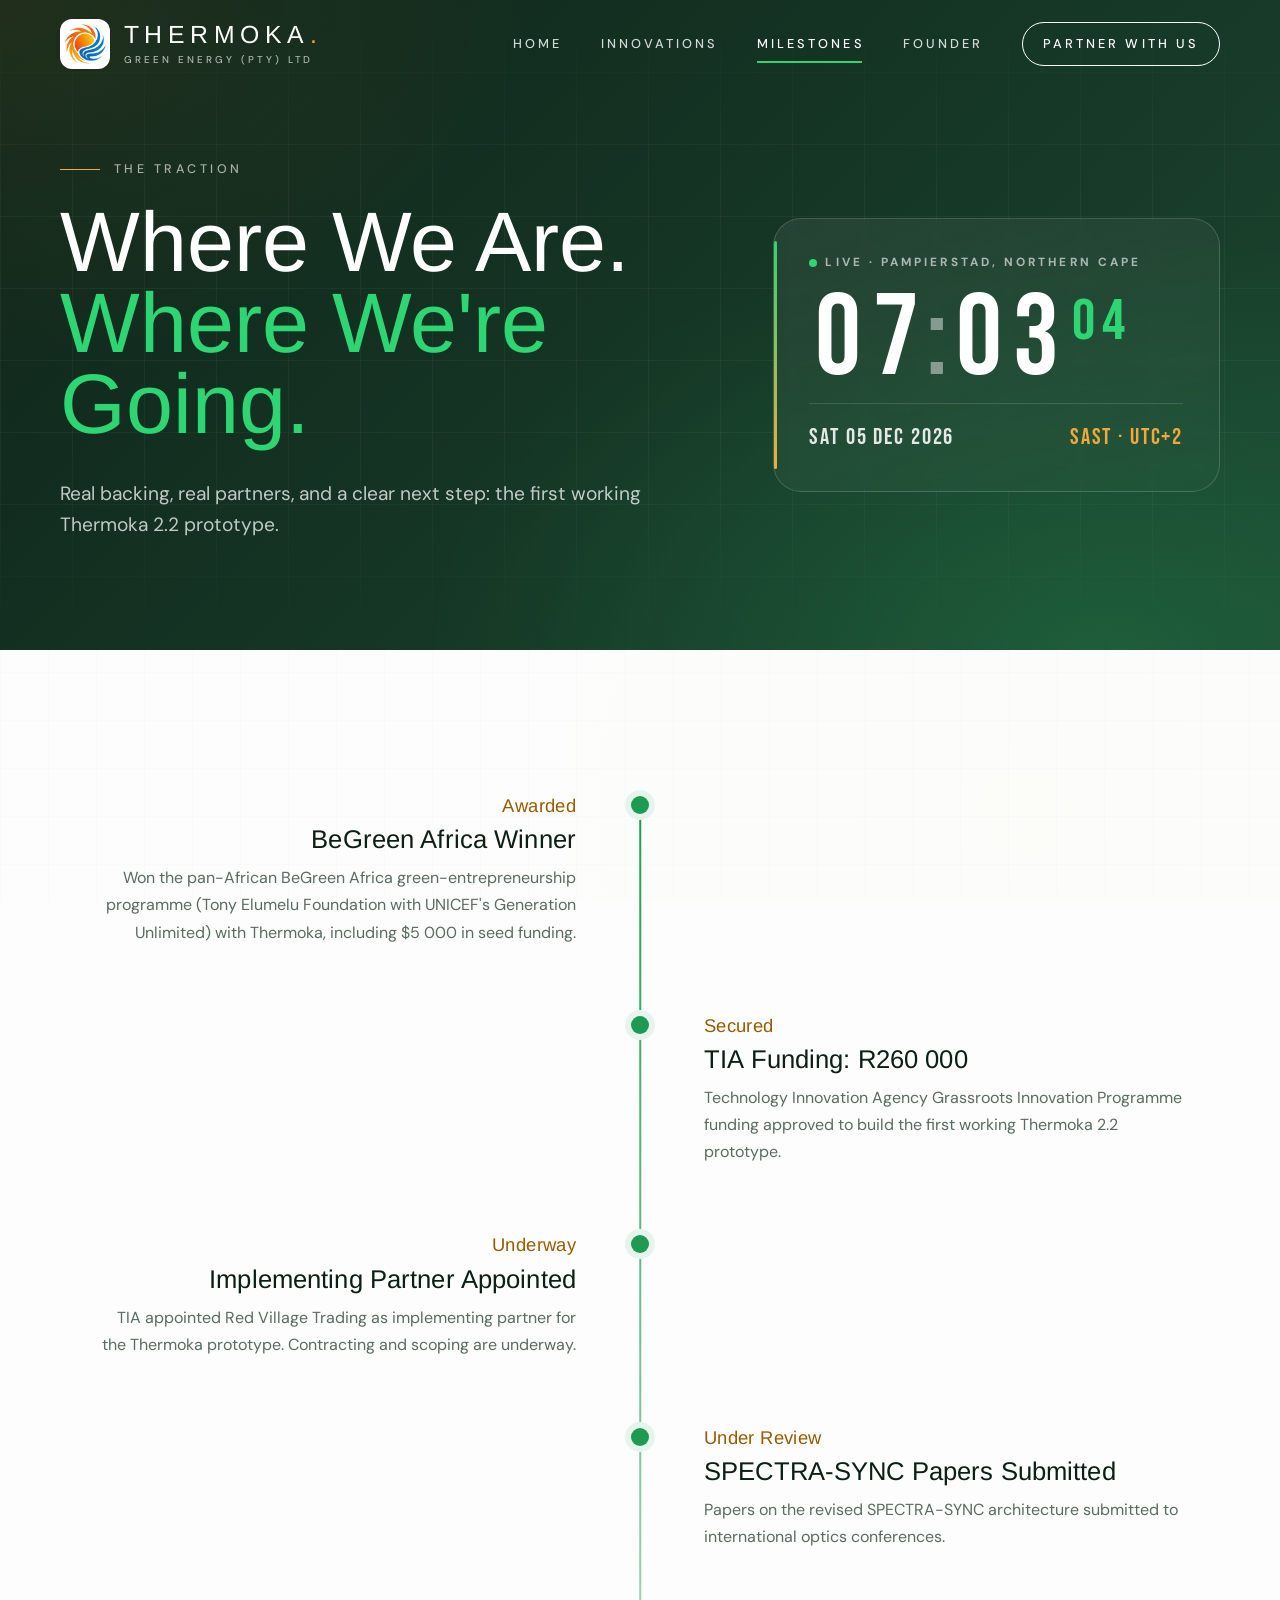
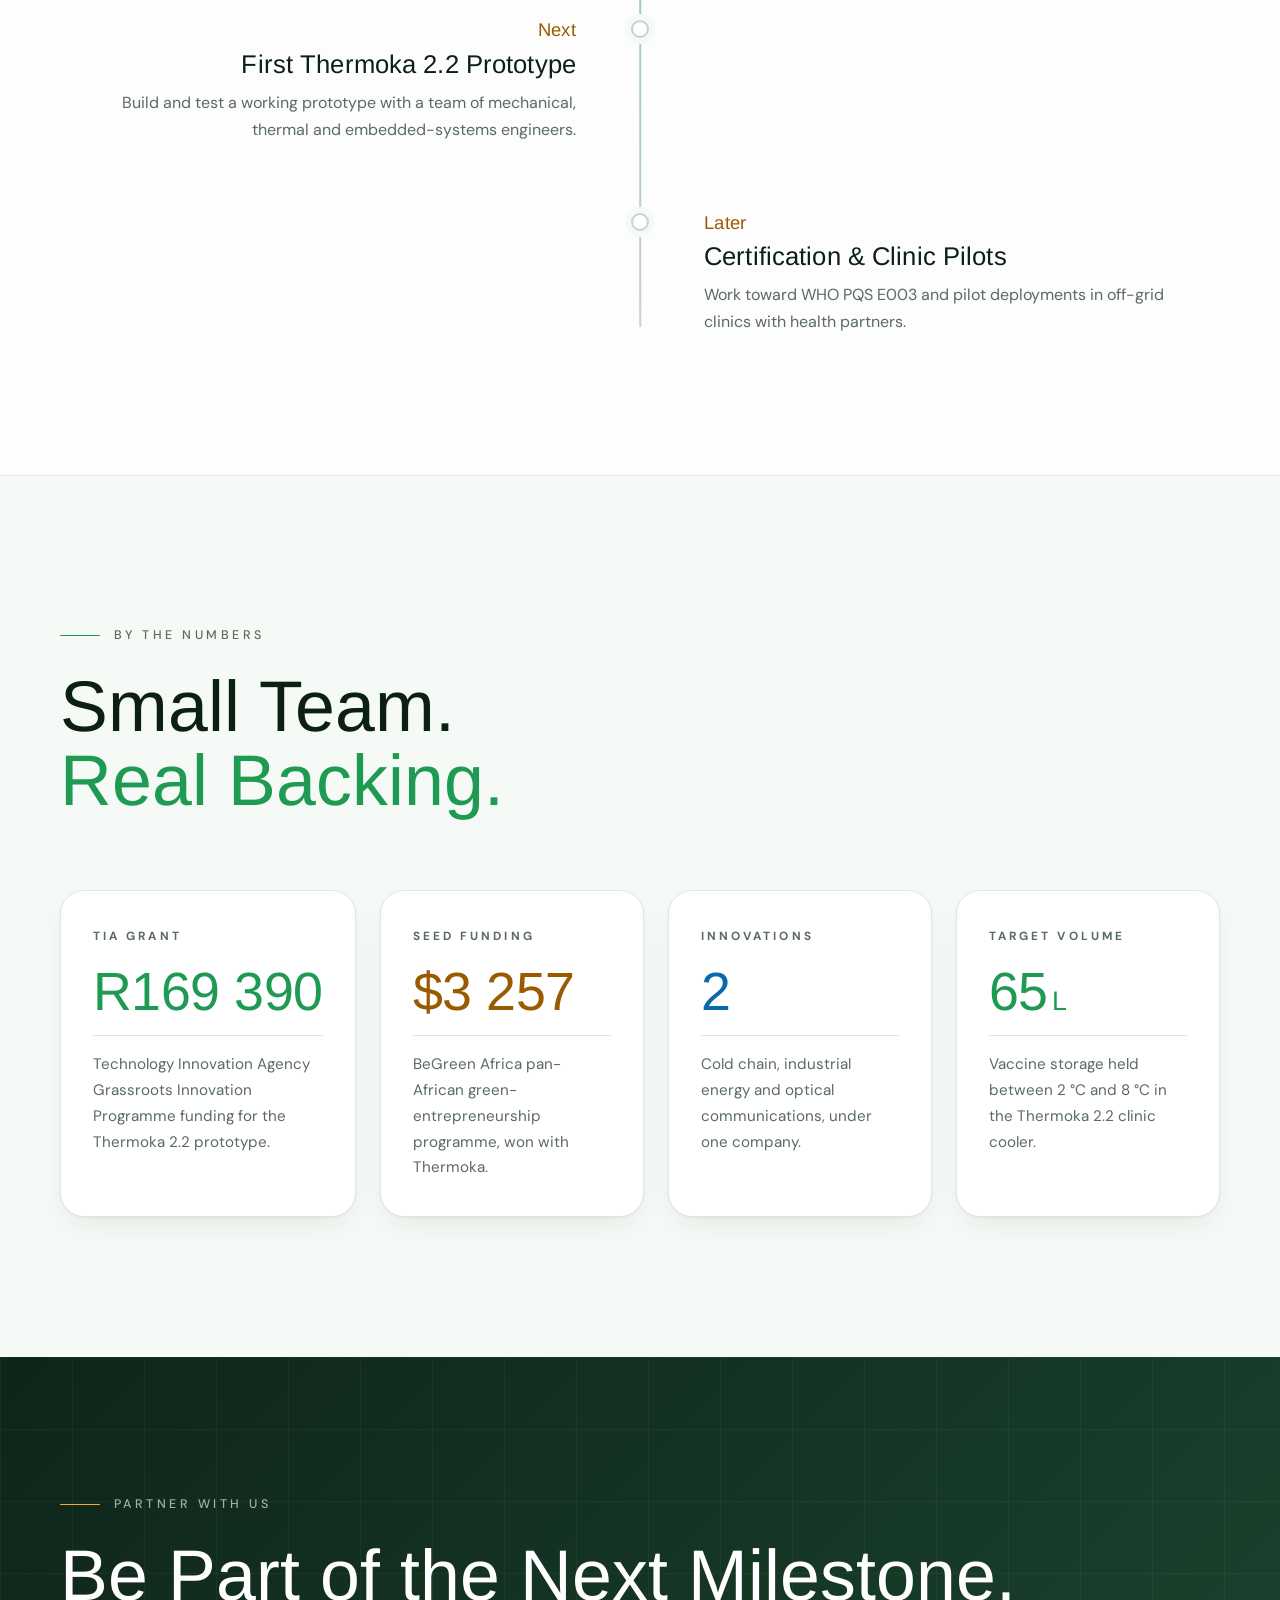
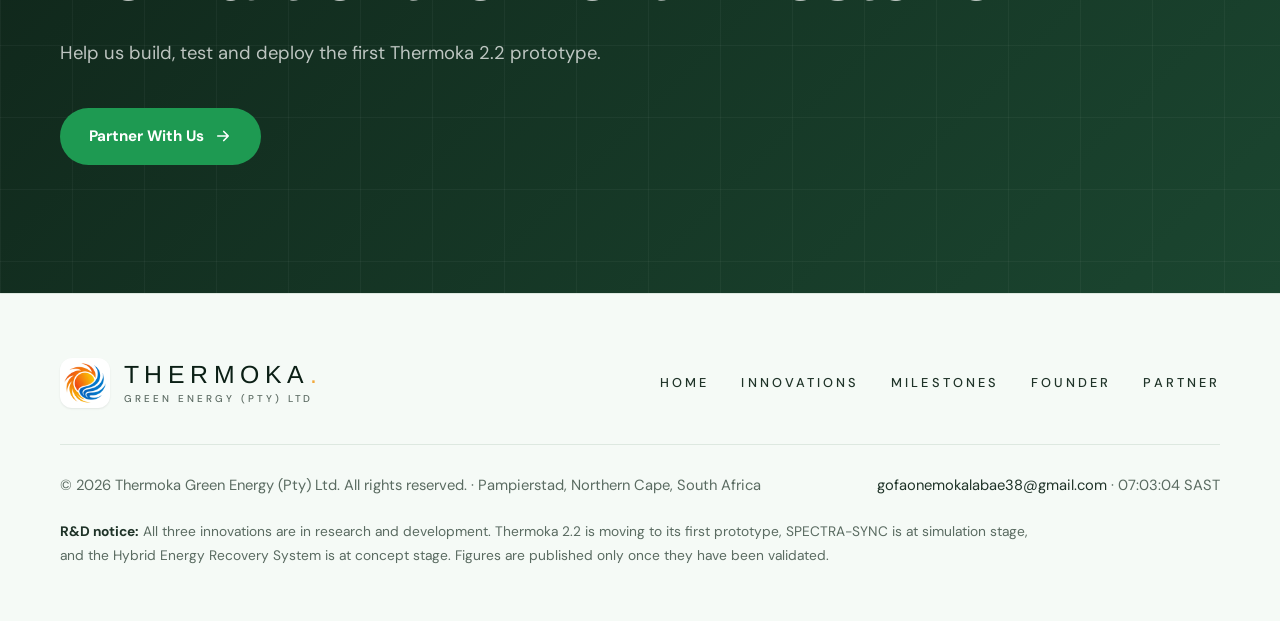
<file: milestones.html>
<!doctype html>
<html lang="en">
<head>
  <meta charset="utf-8">
  <meta name="viewport" content="width=device-width, initial-scale=1">
  <title>Milestones — Thermoka Green Energy (Pty) Ltd</title>
  <meta name="description" content="Funding, recognition and next steps for Thermoka Green Energy (Pty) Ltd: TIA R260 000, BeGreen Africa $5 000 and the road to the first Thermoka 2.2 prototype.">
  <meta name="theme-color" content="#0f2419">
  <meta property="og:title" content="Milestones — Thermoka Green Energy (Pty) Ltd">
  <meta property="og:description" content="Funding, recognition and next steps for Thermoka Green Energy (Pty) Ltd: TIA R260 000, BeGreen Africa $5 000 and the road to the first Thermoka 2.2 prototype.">
  <meta property="og:type" content="website">
  <meta property="og:image" content="https://thermokagreenenergy.co.za/assets/img/logo-full.png">
  <link rel="icon" type="image/png" href="favicon.png">
  <link rel="apple-touch-icon" href="assets/img/apple-touch-icon.png">
  <link rel="preload" href="assets/fonts/arimo-latin-400-normal.woff2" as="font" type="font/woff2" crossorigin>
  <link rel="stylesheet" href="assets/css/style.css?v=3">
</head>
<body>
  <a class="skip-link" href="#main">Skip to content</a>

  <header class="site-header">
    <div class="container header-inner">
      <a class="brand" href="/" aria-label="Thermoka Green Energy (Pty) Ltd — home">
        <span class="brand-mark"><img src="assets/img/mark-128.png" alt="" width="42" height="42"></span>
        <span class="brand-text"><strong>THERMOKA<span class="dot">.</span></strong><small>GREEN ENERGY (PTY) LTD</small></span>
      </a>
      <button class="nav-toggle" type="button" aria-expanded="false" aria-controls="site-nav" aria-label="Open menu">
        <svg viewBox="0 0 24 24" fill="none" stroke="currentColor" stroke-width="2" stroke-linecap="round"><path d="M3 7h18M3 12h18M3 17h18"/></svg>
      </button>
      <nav class="nav" id="site-nav" aria-label="Main">
        <button class="nav-toggle nav-close" type="button" aria-label="Close menu">
          <svg viewBox="0 0 24 24" fill="none" stroke="currentColor" stroke-width="2" stroke-linecap="round"><path d="M5 5l14 14M19 5L5 19"/></svg>
        </button>
        <a href="/">Home</a>
        <a href="/innovations">Innovations</a>
        <a href="/milestones" aria-current="page">Milestones</a>
        <a href="/founder">Founder</a>
        <a href="/contact" class="nav-cta">Partner With Us</a>
      </nav>
    </div>
  </header>

  <main id="main">
    <section class="hero hero-page">
      <div class="container hero-grid">
        <div>
        <span class="label on-dark reveal">The Traction</span>
        <h1 class="reveal d1">Where We Are.<br><span class="accent">Where We're Going.</span></h1>
        <p class="hero-lead reveal d2">Real backing, real partners, and a clear next step: the first working Thermoka 2.2 prototype.</p>
        
        </div>
        <div class="clock-panel reveal d2" aria-label="Live local time in Pampierstad, South Africa">
          <div class="clock-k"><span class="live-dot" aria-hidden="true"></span>Live · Pampierstad, Northern Cape</div>
          <div class="clock-big" data-clock="big">--:--<span class="sec">--</span></div>
          <div class="clock-meta"><span data-clock="date">&nbsp;</span><span class="tz">SAST · UTC+2</span></div>
        </div>
      </div>
    </section>

    <section id="milestones" class="section section-white" aria-labelledby="ms-title">
      <div class="container">
        <ol class="timeline">
          <li class="reveal">
            <div class="when">Awarded</div>
            <h3>BeGreen Africa Winner</h3>
            <p>Won the pan-African BeGreen Africa green-entrepreneurship programme (Tony Elumelu Foundation with UNICEF's Generation Unlimited) with Thermoka, including $5&nbsp;000 in seed funding.</p>
          </li>
          <li class="reveal">
            <div class="when">Secured</div>
            <h3>TIA Funding: R260&nbsp;000</h3>
            <p>Technology Innovation Agency Grassroots Innovation Programme funding approved to build the first working Thermoka 2.2 prototype.</p>
          </li>
          <li class="reveal">
            <div class="when">Underway</div>
            <h3>Implementing Partner Appointed</h3>
            <p>TIA appointed Red Village Trading as implementing partner for the Thermoka prototype. Contracting and scoping are underway.</p>
          </li>
          <li class="reveal">
            <div class="when">Under Review</div>
            <h3>SPECTRA-SYNC Papers Submitted</h3>
            <p>Papers on the revised SPECTRA-SYNC architecture submitted to international optics conferences.</p>
          </li>
          <li class="reveal upcoming">
            <div class="when">Next</div>
            <h3>First Thermoka 2.2 Prototype</h3>
            <p>Build and test a working prototype with a team of mechanical, thermal and embedded-systems engineers.</p>
          </li>
          <li class="reveal upcoming">
            <div class="when">Later</div>
            <h3>Certification &amp; Clinic Pilots</h3>
            <p>Work toward WHO PQS E003 and pilot deployments in off-grid clinics with health partners.</p>
          </li>
        </ol>
      </div>
    </section>
<section id="numbers" class="section" aria-labelledby="numbers-title">
      <div class="container">
        <div class="section-head">
          <span class="label reveal">By the numbers</span>
          <h2 id="numbers-title" class="display reveal d1">Small Team.<br><span class="accent-green">Real Backing.</span></h2>
        </div>
        <div class="numbers-grid">
          <div class="number reveal">
            <div class="k">TIA grant</div>
            <div class="v">R<span data-count="260000">260 000</span></div>
            <p>Technology Innovation Agency Grassroots Innovation Programme funding for the Thermoka 2.2 prototype.</p>
          </div>
          <div class="number amber reveal d1">
            <div class="k">Seed funding</div>
            <div class="v">$<span data-count="5000">5 000</span></div>
            <p>BeGreen Africa pan-African green-entrepreneurship programme, won with Thermoka.</p>
          </div>
          <div class="number blue reveal d2">
            <div class="k">Innovations</div>
            <div class="v"><span data-count="3">3</span></div>
            <p>Cold chain, industrial energy and optical communications, under one company.</p>
          </div>
          <div class="number reveal d3">
            <div class="k">Target volume</div>
            <div class="v"><span data-count="100">100</span><span class="u">L</span></div>
            <p>Vaccine storage held between 2&nbsp;°C and 8&nbsp;°C in the Thermoka 2.2 clinic cooler.</p>
          </div>
        </div>
      </div>
    </section>

    <section class="cta-band" aria-labelledby="cta-title">
      <div class="container">
        <span class="label on-dark reveal">Partner With Us</span>
        <h2 id="cta-title" class="display reveal d1">Be Part of the Next Milestone.</h2>
        <p class="reveal d2">Help us build, test and deploy the first Thermoka 2.2 prototype.</p>
        <div class="btn-row reveal d3"><a class="btn btn-primary" href="/contact">Partner With Us <svg viewBox="0 0 24 24" fill="none" stroke="currentColor" stroke-width="2.2" stroke-linecap="round" stroke-linejoin="round" aria-hidden="true"><path d="M5 12h14M13 6l6 6-6 6"/></svg></a></div>
      </div>
    </section>
  </main>

  <footer class="site-footer">
    <div class="container">
      <div class="footer-top">
        <a class="brand" href="/" aria-label="Thermoka Green Energy (Pty) Ltd — home">
        <span class="brand-mark"><img src="assets/img/mark-128.png" alt="" width="42" height="42"></span>
        <span class="brand-text"><strong>THERMOKA<span class="dot">.</span></strong><small>GREEN ENERGY (PTY) LTD</small></span>
      </a>
        <nav class="footer-nav" aria-label="Footer">
          <a href="/">Home</a>
          <a href="/innovations">Innovations</a>
          <a href="/milestones">Milestones</a>
          <a href="/founder">Founder</a>
          <a href="/contact">Partner</a>
        </nav>
      </div>
      <div class="footer-meta">
        <span>© 2026 Thermoka Green Energy (Pty) Ltd. All rights reserved. · Pampierstad, Northern Cape, South Africa</span>
        <span><a href="mailto:gofaonemokalabae38@gmail.com">gofaonemokalabae38@gmail.com</a> · <span class="footer-clock" data-clock="time">--:--:--</span> SAST</span>
      </div>
      <p class="rd-notice"><strong>R&amp;D notice:</strong> All three innovations are in research and development. Thermoka 2.2 is moving to its first prototype, SPECTRA-SYNC is at simulation stage, and the Hybrid Energy Recovery System is at concept stage. Figures are published only once they have been validated.</p>
    </div>
  </footer>

  <script src="assets/js/main.js?v=3"></script>
</body>
</html>
</file>
<file: assets/css/style.css>
/* ==========================================================
   Thermoka Green Energy (Pty) Ltd — site styles
   Editorial look: mint paper, big light headlines,
   letter-spaced labels, soft cards, timeline.
   ========================================================== */

/* Fonts bundled with the site (SIL Open Font License) */
@font-face { font-family: "Arimo"; src: url("../fonts/arimo-latin-400-normal.woff2") format("woff2"); font-weight: 400; font-style: normal; font-display: swap; }
@font-face { font-family: "Arimo"; src: url("../fonts/arimo-latin-700-normal.woff2") format("woff2"); font-weight: 700; font-style: normal; font-display: swap; }
@font-face { font-family: "Bebas Neue"; src: url("../fonts/bebas-neue-latin-400-normal.woff2") format("woff2"); font-weight: 400; font-style: normal; font-display: swap; }
@font-face { font-family: "DM Sans"; src: url("../fonts/dm-sans-latin-400-normal.woff2") format("woff2"); font-weight: 400; font-style: normal; font-display: swap; }
@font-face { font-family: "DM Sans"; src: url("../fonts/dm-sans-latin-500-normal.woff2") format("woff2"); font-weight: 500 600; font-style: normal; font-display: swap; }
@font-face { font-family: "DM Sans"; src: url("../fonts/dm-sans-latin-700-normal.woff2") format("woff2"); font-weight: 700 900; font-style: normal; font-display: swap; }

:root {
  --bg: #f5faf6;
  --surface: #ffffff;
  --surface-2: #f3f8f4;
  --ink: #0b1f15;
  --ink-2: #1f3328;
  --muted: #5a6b61;
  --faint: #c7d3cb;
  --line: #dde8e0;

  --green: #1e9a52;        /* text-safe on light */
  --green-bright: #2ed573; /* on dark */
  --green-soft: #e6f5ec;
  --amber: #9a5a00;
  --amber-bright: #f2a93b;
  --amber-soft: #fbf1e1;
  --blue: #0a69ad;
  --blue-bright: #62b8f2;
  --blue-soft: #e4f1fb;

  --hero-1: #0f2419;
  --hero-2: #1b4630;

  --radius: 24px;
  --radius-sm: 16px;
  --shadow: 0 1px 2px rgba(11, 31, 21, .04), 0 12px 32px -12px rgba(11, 31, 21, .12);
  --shadow-lift: 0 2px 4px rgba(11, 31, 21, .05), 0 24px 48px -16px rgba(30, 154, 82, .22);

  --font-display: "Arimo", "Helvetica Neue", Arial, sans-serif;
  --font-clock: "Bebas Neue", "Arial Narrow", sans-serif;
  --font-body: "DM Sans", "Segoe UI", Arial, sans-serif;

  --container: 1240px;
  --gutter: clamp(20px, 4vw, 40px);
}

*, *::before, *::after { box-sizing: border-box; }
html { scroll-behavior: smooth; -webkit-text-size-adjust: 100%; }
body {
  margin: 0;
  background: var(--bg);
  color: var(--ink);
  font-family: var(--font-body);
  font-size: 1.0625rem;
  line-height: 1.7;
  -webkit-font-smoothing: antialiased;
  overflow-x: hidden;
}
img { max-width: 100%; height: auto; display: block; }
a { color: inherit; }
h1, h2, h3, h4 {
  font-family: var(--font-display);
  font-weight: 400;
  letter-spacing: 0.01em;
  line-height: 0.95;
  margin: 0;
  color: var(--ink);
}
p { margin: 0 0 1em; }

.container { width: 100%; max-width: var(--container); margin: 0 auto; padding: 0 var(--gutter); }

.skip-link {
  position: absolute; left: -9999px; top: 0;
  background: var(--ink); color: #fff; padding: .75rem 1rem; z-index: 200;
}
.skip-link:focus { left: 1rem; top: 1rem; }

:focus-visible { outline: 2px solid var(--green); outline-offset: 3px; border-radius: 4px; }

/* ---------- Labels ---------- */
.label {
  display: inline-flex; align-items: center; gap: 14px;
  font-family: var(--font-body);
  font-size: .78rem; font-weight: 600;
  letter-spacing: .28em; text-transform: uppercase;
  color: var(--muted);
  margin-bottom: 1.4rem;
}
.label::before { content: ""; width: 40px; height: 1.5px; background: var(--green); flex: none; }
.label.on-dark { color: rgba(255,255,255,.62); }
.label.on-dark::before { background: var(--amber-bright); }

.accent-green { color: var(--green); }
.accent-amber { color: var(--amber); }
.accent-blue { color: var(--blue); }
.dot { color: var(--amber-bright); }

/* ---------- Header ---------- */
.site-header {
  position: fixed; inset: 0 0 auto 0; z-index: 100;
  transition: background .35s ease, box-shadow .35s ease, border-color .35s ease;
  border-bottom: 1px solid transparent;
  color: #fff;
}
.site-header.scrolled {
  background: rgba(245, 250, 246, .98);
  border-bottom-color: var(--line);
  color: var(--ink);
}
.header-inner { display: flex; align-items: center; justify-content: space-between; height: 88px; }
.brand { display: flex; align-items: center; gap: 14px; text-decoration: none; color: inherit; }
.brand-mark {
  width: 50px; height: 50px; border-radius: 12px; background: #fff;
  display: grid; place-items: center; flex: none;
  box-shadow: 0 1px 2px rgba(0,0,0,.08);
}
.brand-mark img { width: 42px; height: 42px; }
.brand-text { display: flex; flex-direction: column; line-height: 1; }
.brand-text strong {
  font-family: var(--font-display); font-weight: 400;
  font-size: 1.9rem; letter-spacing: .18em;
}
.brand-text small {
  font-size: .62rem; font-weight: 600; letter-spacing: .3em; margin-top: 7px; opacity: .65;
}

.nav { display: flex; align-items: center; gap: 2.4rem; }
.nav a {
  text-decoration: none; font-size: .8rem; font-weight: 600;
  letter-spacing: .24em; text-transform: uppercase;
  opacity: .82; transition: opacity .2s, color .2s;
  position: relative; padding: 6px 0;
}
.nav a:hover, .nav a[aria-current] { opacity: 1; }
.nav a[aria-current]::after {
  content: ""; position: absolute; left: 0; right: .24em; bottom: -2px; height: 1.5px; background: var(--green-bright);
}
.site-header.scrolled .nav a[aria-current]::after { background: var(--green); }
.nav .nav-cta {
  border: 1.5px solid currentColor; border-radius: 999px; padding: 10px 20px; opacity: 1;
}
.nav .nav-cta:hover { background: var(--green); border-color: var(--green); color: #fff; }
.nav .nav-cta[aria-current]::after { display: none; }

.nav-toggle {
  display: none; background: none; border: 0; color: inherit; cursor: pointer;
  width: 44px; height: 44px; padding: 10px;
}
.nav-toggle svg { width: 24px; height: 24px; }

/* ---------- Buttons ---------- */
.btn {
  display: inline-flex; align-items: center; gap: 10px;
  font-family: var(--font-body); font-weight: 700; font-size: .95rem;
  padding: 15px 28px; border-radius: 999px; text-decoration: none;
  border: 1.5px solid transparent; transition: transform .2s, background .2s, color .2s, border-color .2s;
  cursor: pointer;
}
.btn svg { width: 18px; height: 18px; transition: transform .2s; }
.btn:hover svg { transform: translateX(3px); }
.btn-primary { background: var(--green); color: #fff; }
.btn-primary:hover { background: #17864a; }
.btn-ghost { border-color: rgba(255,255,255,.4); color: #fff; }
.btn-ghost:hover { border-color: #fff; background: rgba(255,255,255,.08); }
.btn-dark { background: var(--ink); color: #fff; }
.btn-dark:hover { background: var(--ink-2); }
.btn-row { display: flex; flex-wrap: wrap; gap: 14px; margin-top: 2.4rem; }

/* ---------- Hero ---------- */
.hero {
  position: relative; overflow: hidden;
  min-height: 100vh; min-height: 100svh;
  display: flex; align-items: center;
  padding: 140px 0 110px;
  background:
    radial-gradient(1100px 700px at 85% 100%, rgba(46, 213, 115, .18), transparent 60%),
    radial-gradient(900px 600px at 0% 0%, rgba(242, 169, 59, .08), transparent 60%),
    linear-gradient(135deg, var(--hero-1) 0%, var(--hero-2) 100%);
  color: #fff;
}
.hero::before {
  /* fine engineering grid */
  content: ""; position: absolute; inset: 0; pointer-events: none;
  background-image:
    linear-gradient(rgba(255,255,255,.045) 1px, transparent 1px),
    linear-gradient(90deg, rgba(255,255,255,.045) 1px, transparent 1px);
  background-size: 72px 72px;
  -webkit-mask-image: linear-gradient(180deg, transparent, #000 30%, #000 70%, transparent);
          mask-image: linear-gradient(180deg, transparent, #000 30%, #000 70%, transparent);
}
.hero .container { position: relative; }
.hero h1 {
  color: #fff;
  font-size: clamp(4rem, 10.5vw, 9.5rem);
  line-height: .9; letter-spacing: 0.005em;
  max-width: 11ch;
}
.hero h1 .accent { color: var(--green-bright); }
.hero-lead {
  max-width: 44rem; margin-top: 2rem;
  font-size: clamp(1.08rem, 1.5vw, 1.3rem); line-height: 1.65;
  color: rgba(255,255,255,.74);
}
.hero-page { min-height: 72vh; padding: 150px 0 90px; }
.hero-page h1 { font-size: clamp(3.4rem, 7.4vw, 7rem); max-width: none; }

.chips { display: flex; flex-wrap: wrap; gap: 12px; margin-top: 2.2rem; padding: 0; list-style: none; }
.chips li {
  display: inline-flex; align-items: center; gap: 9px;
  border: 1.5px solid rgba(255,255,255,.28); border-radius: 999px;
  padding: 9px 18px; font-size: .9rem; font-weight: 600; color: rgba(255,255,255,.88);
}
.chips svg { width: 16px; height: 16px; color: var(--green-bright); }

.status-line {
  display: flex; flex-wrap: wrap; gap: 8px 22px; align-items: center;
  margin-top: 2.6rem; font-size: .78rem; letter-spacing: .2em; text-transform: uppercase;
  color: rgba(255,255,255,.55); font-weight: 600;
}
.status-line b { color: #fff; font-weight: 700; font-variant-numeric: tabular-nums; }
.live-dot {
  width: 8px; height: 8px; border-radius: 50%; background: var(--green-bright);
  display: inline-block; margin-right: 8px; vertical-align: middle;
  box-shadow: 0 0 0 0 rgba(46,213,115,.6); animation: pulse 2s infinite;
}
@keyframes pulse {
  0% { box-shadow: 0 0 0 0 rgba(46,213,115,.55); }
  70% { box-shadow: 0 0 0 10px rgba(46,213,115,0); }
  100% { box-shadow: 0 0 0 0 rgba(46,213,115,0); }
}

.scroll-cue {
  position: absolute; left: 50%; bottom: 28px; transform: translateX(-50%);
  display: flex; flex-direction: column; align-items: center; gap: 6px;
  color: rgba(255,255,255,.5); text-decoration: none;
  font-size: .68rem; letter-spacing: .32em; text-transform: uppercase; font-weight: 600;
}
.scroll-cue svg { width: 20px; height: 20px; animation: bob 2.2s ease-in-out infinite; }
@keyframes bob { 0%,100% { transform: translateY(0); } 50% { transform: translateY(6px); } }

/* ---------- Sections ---------- */
.section { padding: clamp(80px, 11vw, 140px) 0; }
.section + .section { border-top: 1px solid var(--line); }
.section-white { background: var(--surface); }
.section-head { max-width: 60rem; margin-bottom: clamp(48px, 6vw, 72px); }
.display {
  font-size: clamp(3.2rem, 7vw, 6rem);
  line-height: .95; letter-spacing: 0.01em;
}
.section-intro { font-size: 1.15rem; color: var(--muted); max-width: 44rem; margin-top: 1.6rem; }

/* ---------- Card grid ---------- */
.grid-3 { display: grid; grid-template-columns: repeat(3, 1fr); gap: 24px; }
.grid-2 { display: grid; grid-template-columns: repeat(2, 1fr); gap: 24px; }

.card {
  position: relative;
  background: var(--surface); border: 1px solid var(--line);
  border-radius: var(--radius); padding: 2.4rem 2.2rem;
  box-shadow: var(--shadow);
  transition: transform .3s ease, box-shadow .3s ease, border-color .3s ease;
}
.card:hover { transform: translateY(-4px); box-shadow: var(--shadow-lift); border-color: #c6e6d3; }
.card h3 { font-size: 2.2rem; margin: 1.6rem 0 1rem; letter-spacing: .02em; }
.card p { color: var(--muted); font-size: 1rem; margin: 0; }
.card-num {
  position: absolute; top: 2.2rem; right: 2.2rem;
  font-family: var(--font-display); font-size: 2.8rem; color: var(--faint); line-height: 1;
}
.icon-tile {
  width: 56px; height: 56px; border-radius: 16px;
  display: grid; place-items: center;
  background: var(--green-soft); color: var(--green);
  border: 1px solid #cfe9da;
}
.icon-tile svg { width: 24px; height: 24px; }
.icon-tile.amber { background: var(--amber-soft); color: var(--amber); border-color: #f0dcb9; }
.icon-tile.blue { background: var(--blue-soft); color: var(--blue); border-color: #c9e2f5; }

/* Linked overview cards */
a.card { text-decoration: none; display: flex; flex-direction: column; }
a.card .more {
  margin-top: auto; padding-top: 1.8rem;
  display: inline-flex; align-items: center; gap: 8px;
  font-weight: 700; font-size: .95rem; color: var(--green);
}
a.card .more svg { width: 18px; height: 18px; transition: transform .2s; }
a.card:hover .more svg { transform: translateX(4px); }
a.card.amber .more { color: var(--amber); }
a.card.blue .more { color: var(--blue); }

/* ---------- Status pills ---------- */
.pill {
  display: inline-flex; align-items: center; gap: 8px;
  border-radius: 999px; padding: 6px 14px;
  font-size: .72rem; font-weight: 800; letter-spacing: .18em; text-transform: uppercase;
  background: var(--green-soft); color: var(--green); border: 1px solid #bfe3cd;
}
.pill::before { content: ""; width: 6px; height: 6px; border-radius: 50%; background: currentColor; }
.pill.amber { background: var(--amber-soft); color: var(--amber); border-color: #eed6ad; }
.pill.blue { background: var(--blue-soft); color: var(--blue); border-color: #c3def3; }

/* ---------- Innovation detail ---------- */
.innovation {
  position: relative; overflow: hidden;
  background: var(--surface); border: 1px solid var(--line);
  border-radius: 28px; box-shadow: var(--shadow);
  padding: clamp(28px, 4.5vw, 56px);
  display: grid; grid-template-columns: 1.25fr 1fr; gap: clamp(28px, 5vw, 64px);
  scroll-margin-top: 110px;
}
.innovation + .innovation { margin-top: 32px; }
.innovation::before { content: ""; position: absolute; inset: 0 0 auto 0; height: 5px; background: var(--green); }
.innovation.amber::before { background: var(--amber-bright); }
.innovation.blue::before { background: linear-gradient(90deg, var(--blue), var(--green-bright)); }
.innovation-top { display: flex; align-items: center; gap: 16px; flex-wrap: wrap; }
.innovation-top .n { font-family: var(--font-display); font-size: 2.6rem; color: var(--faint); line-height: 1; }
.innovation h2 { font-size: clamp(2.6rem, 4.6vw, 4rem); margin: 1.4rem 0 1.4rem; line-height: .95; }
.innovation .sub { font-size: .8rem; font-weight: 700; letter-spacing: .2em; text-transform: uppercase; color: var(--muted); margin: -0.6rem 0 1.4rem; }
.innovation p { color: var(--muted); font-size: 1.05rem; }
.innovation .note {
  margin-top: 1.4rem; padding: 14px 18px; border-radius: 14px;
  background: var(--surface-2); border: 1px dashed var(--faint);
  font-size: .92rem; color: var(--muted);
}

.specs {
  align-self: start;
  background: var(--surface-2); border: 1px solid var(--line);
  border-radius: 20px; padding: 28px 30px 12px;
}
.specs h3 {
  font-family: var(--font-body); font-size: .74rem; font-weight: 700;
  letter-spacing: .28em; text-transform: uppercase; color: var(--muted); margin-bottom: .6rem;
}
.specs dl { margin: 0; }
.specs div {
  display: flex; justify-content: space-between; align-items: baseline; gap: 20px;
  padding: 14px 0; border-bottom: 1px solid var(--line);
}
.specs div:last-child { border-bottom: 0; }
.specs dt {
  font-size: .78rem; font-weight: 600; letter-spacing: .14em; text-transform: uppercase; color: var(--muted);
}
.specs dd { margin: 0; font-weight: 700; text-align: right; color: var(--ink); font-size: .98rem; }

/* Energy flow (Thermoka) */
.flow {
  grid-column: 1 / -1;
  display: grid; grid-template-columns: repeat(6, 1fr); gap: 0;
  border-top: 1px solid var(--line); padding-top: clamp(24px, 3vw, 36px);
  list-style: none; margin: 0;
}
.flow li { position: relative; padding: 0 14px 0 0; }
.flow li::after {
  content: ""; position: absolute; top: 21px; left: 50px; right: 10px; height: 2px;
  background: repeating-linear-gradient(90deg, var(--green) 0 8px, transparent 8px 14px);
  background-size: 28px 2px;
  animation: dash 1.2s linear infinite;
}
.flow li:last-child::after { display: none; }
@keyframes dash { to { background-position: 28px 0; } }
.flow .step {
  width: 44px; height: 44px; border-radius: 12px; display: grid; place-items: center;
  font-family: var(--font-display); font-weight: 400; font-size: 1.4rem;
  background: var(--green-soft); color: var(--green); border: 1px solid #bfe3cd;
  position: relative; z-index: 1;
}
.flow li:nth-child(1) .step, .flow li:nth-child(2) .step, .flow li:nth-child(3) .step {
  background: var(--amber-soft); color: var(--amber); border-color: #eed6ad;
}
.flow li:nth-child(5) .step, .flow li:nth-child(6) .step {
  background: var(--blue-soft); color: var(--blue); border-color: #c3def3;
}
.flow strong { display: block; margin-top: 14px; font-family: var(--font-display); font-weight: 400; font-size: 1.45rem; line-height: 1; letter-spacing: .03em; }
.flow span { display: block; margin-top: 4px; font-size: .88rem; color: var(--muted); line-height: 1.45; }

/* ---------- Numbers ---------- */
.numbers-grid { display: grid; grid-template-columns: repeat(4, 1fr); gap: 24px; }
.number {
  background: var(--surface); border: 1px solid var(--line); border-radius: var(--radius);
  padding: 2.2rem 2rem; box-shadow: var(--shadow);
}
.number .k {
  font-size: .74rem; font-weight: 700; letter-spacing: .26em; text-transform: uppercase; color: var(--muted);
}
.number .v {
  font-family: var(--font-display); font-weight: 400;
  font-size: clamp(3.4rem, 5.6vw, 5rem); letter-spacing: 0.01em; line-height: .9;
  margin: 1.2rem 0 1rem; color: var(--green); font-variant-numeric: tabular-nums;
  white-space: nowrap;
}
.number .v .u { font-size: .5em; margin-left: 4px; letter-spacing: 0; }
.number.amber .v { color: var(--amber); }
.number.blue .v { color: var(--blue); }
.number p { color: var(--muted); font-size: .95rem; margin: 0; padding-top: 1rem; border-top: 1px solid var(--line); }

/* ---------- Timeline ---------- */
.timeline { position: relative; list-style: none; margin: 0; padding: 0; }
.timeline::before {
  content: ""; position: absolute; top: 8px; bottom: 8px; left: 50%; width: 1.5px;
  background: linear-gradient(180deg, var(--green), #9ccfb1 70%, var(--faint));
  transform: translateX(-50%);
}
.timeline li {
  position: relative; width: 50%; padding: 0 64px 64px 0; text-align: right;
}
.timeline li:nth-child(even) { margin-left: 50%; padding: 0 0 64px 64px; text-align: left; }
.timeline li:last-child { padding-bottom: 0; }
.timeline li::before {
  content: ""; position: absolute; top: 6px; right: -9px;
  width: 18px; height: 18px; border-radius: 50%;
  background: var(--green); box-shadow: 0 0 0 6px var(--green-soft);
}
.timeline li:nth-child(even)::before { right: auto; left: -9px; }
.timeline li.upcoming::before { background: var(--surface); border: 2px solid var(--faint); box-shadow: 0 0 0 6px var(--bg); }
.timeline .when {
  font-family: var(--font-display); font-size: 1.5rem; color: var(--amber); letter-spacing: .06em;
}
.timeline h3 { font-size: 2.2rem; margin: .3rem 0 .7rem; }
.timeline p { color: var(--muted); margin: 0 0 0 auto; max-width: 30rem; font-size: 1rem; }
.timeline li:nth-child(even) p { margin: 0; }

/* ---------- Founder ---------- */
.founder { display: grid; grid-template-columns: 1fr 1.35fr; gap: clamp(32px, 6vw, 80px); align-items: start; }
.founder-card {
  background: var(--surface); border: 1px solid var(--line); border-radius: var(--radius);
  padding: 2.6rem; box-shadow: var(--shadow);
}
.founder-card .k { font-size: .74rem; font-weight: 700; letter-spacing: .28em; text-transform: uppercase; color: var(--muted); }
.founder-card h3 { font-size: clamp(3rem, 5vw, 4.2rem); margin: 1.2rem 0 1.4rem; line-height: .92; }
.founder-card .rule { width: 60px; height: 2px; background: var(--amber); margin-bottom: 1.4rem; }
.founder-card .role { color: var(--ink-2); margin: 0; }
.tags { display: flex; flex-wrap: wrap; gap: 10px; margin: 1.6rem 0 0; padding: 0; list-style: none; }
.tags li {
  background: var(--surface-2); border: 1px solid var(--line); border-radius: 999px;
  padding: 7px 15px; font-size: .88rem; font-weight: 600; color: var(--ink-2);
}
.founder-bio .quote {
  font-family: var(--font-display); font-weight: 400;
  font-size: clamp(2.6rem, 4.8vw, 4.2rem); line-height: 1; letter-spacing: 0.01em;
  color: var(--green); margin: 0 0 2rem;
}
.founder-bio p { color: var(--muted); font-size: 1.08rem; }

.principles { margin-top: clamp(56px, 7vw, 88px); }
.principle {
  background: var(--surface-2); border: 1px solid var(--line); border-radius: 20px; padding: 2rem;
}
.principle h3 { font-size: 1.9rem; letter-spacing: .03em; color: var(--amber); margin-bottom: .8rem; }
.principle p { color: var(--muted); font-size: .98rem; margin: 0; }

/* ---------- Facts band ---------- */
.facts {
  border-radius: 28px; padding: clamp(28px, 4vw, 48px);
  background: linear-gradient(120deg, #6f887a 0%, #9fb7a8 100%);
  display: grid; grid-template-columns: repeat(5, 1fr); gap: 28px;
  color: #0b1f15;
}
.facts .k { font-size: .7rem; font-weight: 700; letter-spacing: .26em; text-transform: uppercase; color: rgba(11,31,21,.62); }
.facts .v { font-weight: 700; margin-top: .5rem; line-height: 1.35; font-size: 1.02rem; }

/* ---------- Partner / contact cards ---------- */
.partner {
  background: var(--surface); border: 1px solid var(--line); border-radius: var(--radius);
  padding: 2.4rem; box-shadow: var(--shadow); text-decoration: none; color: inherit;
  display: flex; flex-direction: column; position: relative;
  transition: transform .3s ease, box-shadow .3s ease, border-color .3s ease;
}
.partner:hover { transform: translateY(-4px); box-shadow: var(--shadow-lift); border-color: #bfe3cd; }
.partner .arrow { position: absolute; top: 2.2rem; right: 2.2rem; width: 22px; height: 22px; color: var(--ink-2); transition: transform .25s; }
.partner:hover .arrow { transform: translate(3px, -3px); color: var(--green); }
.partner h3 { font-size: 2.3rem; letter-spacing: .02em; margin: 0 2.5rem 1rem 0; }
.partner p { color: var(--muted); font-size: 1rem; }
.partner .target { margin-top: auto; padding-top: 1.4rem; border-top: 1px solid var(--line); }
.partner .target .k { font-size: .7rem; font-weight: 700; letter-spacing: .26em; text-transform: uppercase; color: var(--muted); }
.partner .target .v { margin: .3rem 0 0; color: var(--ink-2); }
.partner .cta { margin-top: 1.4rem; font-weight: 700; color: var(--green); }

.contact-details {
  margin-top: 48px;
  background: var(--surface); border: 1px solid var(--line); border-radius: var(--radius);
  padding: clamp(28px, 4vw, 44px); box-shadow: var(--shadow);
  display: grid; grid-template-columns: repeat(4, 1fr); gap: 28px;
}
.contact-details .k { font-size: .7rem; font-weight: 700; letter-spacing: .26em; text-transform: uppercase; color: var(--muted); }
.contact-details .v { font-weight: 700; margin-top: .5rem; line-height: 1.4; word-break: break-word; }
.contact-details a { color: var(--green); text-decoration: none; }
.contact-details a:hover { text-decoration: underline; }

/* ---------- CTA band ---------- */
.cta-band {
  position: relative; overflow: hidden;
  background: linear-gradient(135deg, var(--hero-1), var(--hero-2));
  color: #fff; padding: clamp(80px, 10vw, 130px) 0;
}
.cta-band::before {
  content: ""; position: absolute; inset: 0; pointer-events: none;
  background-image:
    linear-gradient(rgba(255,255,255,.04) 1px, transparent 1px),
    linear-gradient(90deg, rgba(255,255,255,.04) 1px, transparent 1px);
  background-size: 72px 72px;
}
.cta-band .container { position: relative; }
.cta-band h2 { color: #fff; }
.cta-band .display .accent { color: var(--amber-bright); }
.cta-band p { color: rgba(255,255,255,.72); font-size: 1.15rem; max-width: 40rem; margin-top: 1.6rem; }

/* ---------- Footer ---------- */
.site-footer { background: var(--bg); border-top: 1px solid var(--line); padding: 64px 0 40px; }
.footer-top { display: flex; align-items: center; justify-content: space-between; gap: 32px; flex-wrap: wrap; padding-bottom: 36px; border-bottom: 1px solid var(--line); }
.site-footer .brand { color: var(--ink); }
.footer-nav { display: flex; flex-wrap: wrap; gap: 12px 32px; }
.footer-nav a {
  text-decoration: none; font-size: .8rem; font-weight: 600; letter-spacing: .24em; text-transform: uppercase; color: var(--ink-2);
}
.footer-nav a:hover { color: var(--green); }
.footer-meta { display: flex; justify-content: space-between; gap: 24px; flex-wrap: wrap; padding-top: 28px; font-size: .92rem; color: var(--muted); }
.footer-meta a { color: var(--ink-2); text-decoration: none; }
.footer-meta a:hover { color: var(--green); }
.footer-clock { font-variant-numeric: tabular-nums; }
.rd-notice { margin-top: 22px; font-size: .86rem; color: var(--muted); max-width: 62rem; }
.rd-notice strong { color: var(--ink-2); }

/* ---------- 404 ---------- */
.not-found .code {
  font-family: var(--font-display); font-size: clamp(6rem, 18vw, 12rem); line-height: .9;
  color: var(--green-bright); letter-spacing: 0.01em;
}

/* ---------- Reveal animations ---------- */
.js .reveal { opacity: 0; transform: translateY(28px); transition: opacity .9s cubic-bezier(.2,.7,.2,1), transform .9s cubic-bezier(.2,.7,.2,1); }
.js .reveal.in-view { opacity: 1; transform: none; }
.js .reveal.d1 { transition-delay: .1s; }
.js .reveal.d2 { transition-delay: .2s; }
.js .reveal.d3 { transition-delay: .3s; }

/* ---------- Responsive ---------- */
@media (max-width: 1080px) {
  .numbers-grid { grid-template-columns: repeat(2, 1fr); }
  .facts { grid-template-columns: repeat(3, 1fr); }
  .contact-details { grid-template-columns: repeat(2, 1fr); }
  .flow { grid-template-columns: repeat(3, 1fr); row-gap: 32px; }
  .flow li:nth-child(3)::after { display: none; }
}

@media (max-width: 1180px) {
  .nav-toggle { display: inline-grid; place-items: center; }
  .nav {
    position: fixed; inset: 0; z-index: 150;
    flex-direction: column; align-items: flex-start; justify-content: center; gap: 1.6rem;
    padding: 100px var(--gutter) 40px;
    background: linear-gradient(135deg, var(--hero-1), var(--hero-2)); color: #fff;
    transform: translateX(100%); transition: transform .4s cubic-bezier(.2,.7,.2,1);
    visibility: hidden;
  }
  .nav.open { transform: none; visibility: visible; }
  .nav a { font-family: var(--font-display); font-size: 3rem; letter-spacing: .04em; text-transform: none; font-weight: 400; }
  .nav a[aria-current]::after { background: var(--green-bright); }
  .nav .nav-cta { font-size: 1.1rem; font-family: var(--font-body); font-weight: 700; letter-spacing: .1em; text-transform: uppercase; margin-top: 1rem; }
  .nav-close { position: absolute; top: 22px; right: var(--gutter); }
  .site-header.scrolled .nav a[aria-current]::after { background: var(--green-bright); }

}

@media (max-width: 960px) {
  .grid-3 { grid-template-columns: 1fr 1fr; }
  .innovation { grid-template-columns: 1fr; }
  .founder { grid-template-columns: 1fr; }
}

@media (min-width: 1181px) { .nav-close { display: none; } }

@media (max-width: 720px) {
  body { font-size: 1rem; }
  .header-inner { height: 74px; }
  .brand-mark { width: 44px; height: 44px; border-radius: 10px; }
  .brand-mark img { width: 36px; height: 36px; }
  .brand-text strong { font-size: 1.25rem; letter-spacing: .16em; }
  .brand-text small { font-size: .55rem; letter-spacing: .22em; }

  .hero { padding: 120px 0 100px; }
  .hero-page { min-height: 0; padding: 130px 0 72px; }
  .chips li { font-size: .84rem; padding: 8px 14px; }

  .grid-3, .grid-2, .numbers-grid { grid-template-columns: 1fr; }
  .facts, .contact-details { grid-template-columns: 1fr 1fr; }
  .card, .partner { padding: 2rem 1.6rem; }
  .card-num { top: 2rem; right: 1.6rem; }
  .partner .arrow { top: 2rem; right: 1.6rem; }

  .specs { padding: 22px 20px 8px; }
  .specs div { flex-direction: column; align-items: flex-start; gap: 4px; }
  .specs dd { text-align: left; }

  .flow { grid-template-columns: 1fr; row-gap: 22px; }
  .flow li { display: grid; grid-template-columns: 44px 1fr; column-gap: 16px; padding: 0; }
  .flow li::after { display: block !important; top: 50px; bottom: -18px; left: 21px; right: auto; width: 2px; height: auto;
    background: repeating-linear-gradient(180deg, var(--green) 0 6px, transparent 6px 11px); animation: none; }
  .flow li:last-child::after { display: none !important; }
  .flow .step { grid-row: span 2; }
  .flow strong { margin-top: 0; }

  .timeline::before { left: 9px; }
  .timeline li, .timeline li:nth-child(even) { width: 100%; margin-left: 0; padding: 0 0 48px 44px; text-align: left; }
  .timeline li::before, .timeline li:nth-child(even)::before { left: 0; right: auto; }
  .timeline p, .timeline li:nth-child(even) p { margin: 0; }

  .footer-top { flex-direction: column; align-items: flex-start; }
}

@media (max-width: 420px) {
  .facts, .contact-details { grid-template-columns: 1fr; }
}

@media (prefers-reduced-motion: reduce) {
  html { scroll-behavior: auto; }
  *, *::before, *::after { animation: none !important; transition: none !important; }
  .js .reveal { opacity: 1; transform: none; }
}

/* ==========================================================
   From the Lovable design: engineering-grid paper background
   ========================================================== */
body {
  background-image:
    radial-gradient(circle at 20% 10%, rgba(46, 204, 113, .07), transparent 40%),
    radial-gradient(circle at 80% 90%, rgba(240, 192, 64, .06), transparent 45%),
    linear-gradient(rgba(13, 59, 34, .04) 1px, transparent 1px),
    linear-gradient(90deg, rgba(13, 59, 34, .04) 1px, transparent 1px);
  background-size: auto, auto, 48px 48px, 48px 48px;
  background-attachment: fixed;
}
.section-white { background: rgba(255, 255, 255, .72); }

/* ==========================================================
   Big live clock
   ========================================================== */
.hero-grid {
  display: grid; grid-template-columns: minmax(0, 1.45fr) minmax(0, 1fr);
  gap: clamp(32px, 5vw, 72px); align-items: center;
}
.clock-panel {
  position: relative;
  border: 1px solid rgba(255,255,255,.16);
  background: linear-gradient(160deg, rgba(255,255,255,.07), rgba(255,255,255,.02));
  -webkit-backdrop-filter: blur(6px); backdrop-filter: blur(6px);
  border-radius: 28px;
  padding: clamp(22px, 2.6vw, 34px) clamp(22px, 2.8vw, 38px);
  color: #fff;
}
.clock-panel::before {
  content: ""; position: absolute; left: 0; top: 22px; bottom: 22px; width: 3px; border-radius: 3px;
  background: linear-gradient(180deg, var(--green-bright), var(--amber-bright));
}
.clock-k {
  display: block;
  font-size: .74rem; font-weight: 700; letter-spacing: .26em; text-transform: uppercase;
  color: rgba(255,255,255,.62);
}
.clock-big {
  font-family: var(--font-clock);
  font-size: clamp(5rem, 9vw, 8.6rem);
  line-height: .86; letter-spacing: 0;
  margin: 18px 0 14px;
  white-space: nowrap;
  color: #fff;
}
.clock-big .d { display: inline-block; width: .5em; text-align: center; }
.clock-big .c { display: inline-block; width: .22em; text-align: center; color: rgba(255,255,255,.45); animation: blink 1s steps(1) infinite; }
.clock-big .sec { color: var(--green-bright); font-size: .5em; margin-left: .06em; vertical-align: top; position: relative; top: .12em; }
.clock-big .sec .d { width: .52em; }
@keyframes blink { 50% { opacity: .25; } }
.clock-meta {
  display: flex; justify-content: space-between; flex-wrap: wrap; gap: 6px 18px;
  border-top: 1px solid rgba(255,255,255,.14); padding-top: 14px;
  font-family: var(--font-clock); font-size: 1.45rem; letter-spacing: .08em;
  color: rgba(255,255,255,.88);
}
.clock-meta .tz { color: var(--amber-bright); }

@media (max-width: 960px) {
  .hero-grid { grid-template-columns: 1fr; align-items: start; }
  .clock-panel { max-width: 520px; }
}
@media (max-width: 720px) {
  .clock-big { font-size: clamp(4.4rem, 26vw, 7rem); }
  .clock-meta { font-size: 1.2rem; }
}

/* ==========================================================
   Lovable-style lettering: large Title-Case, Arial-style (Arimo)
   ========================================================== */
h1, h2, h3, h4 { letter-spacing: 0.005em; line-height: 1.05; }
.brand-text strong { font-size: 1.55rem; letter-spacing: .22em; }
.hero h1 { font-size: clamp(3.1rem, 8.4vw, 8.6rem); line-height: .96; letter-spacing: 0; max-width: none; }
.hero-page h1 { font-size: clamp(2.8rem, 6.6vw, 6rem); }
.display { font-size: clamp(2.6rem, 5.6vw, 4.8rem); line-height: 1.04; letter-spacing: 0; }
.card h3 { font-size: 1.6rem; letter-spacing: 0; }
.card-num { font-size: 2.2rem; }
.innovation-top .n { font-size: 2rem; }
.innovation h2 { font-size: clamp(2rem, 3.6vw, 3.1rem); line-height: 1.08; }
.flow .step { font-size: 1rem; }
.flow strong { font-size: 1.05rem; line-height: 1.25; letter-spacing: 0; }
.number .v { font-size: clamp(2.6rem, 4.2vw, 3.6rem); line-height: 1; letter-spacing: -0.01em; }
.timeline .when { font-size: 1.15rem; letter-spacing: .02em; }
.timeline h3 { font-size: 1.6rem; }
.founder-bio .quote { font-size: clamp(1.9rem, 3.4vw, 3rem); line-height: 1.16; letter-spacing: 0; }
.founder-card h3 { font-size: clamp(2.2rem, 3.6vw, 3rem); line-height: 1.08; }
.principle h3 { font-size: 1.35rem; letter-spacing: 0; }
.partner h3 { font-size: 1.65rem; letter-spacing: 0; }
.not-found .code { font-family: var(--font-clock); }
@media (max-width: 1180px) { .nav a { font-size: 2.2rem; letter-spacing: 0; } }

/* One-page layout */
main section[id] { scroll-margin-top: 84px; }
.hero-home .container { position: relative; }
.hero-home .hero-grid { margin-top: 2.4rem; align-items: center; }
.hero-home .hero-lead { margin-top: 0; }

/* Mobile menu fix: the header's blur (backdrop-filter) traps the fixed
   menu inside the header bar once the page is scrolled. Switch the blur
   off while the menu is open so the menu covers the whole screen. */
body.menu-open .site-header,
body.menu-open .site-header.scrolled {
  -webkit-backdrop-filter: none; backdrop-filter: none;
  background: transparent; border-bottom-color: transparent;
}
@media (max-width: 1180px) {
  .nav { height: 100vh; height: 100dvh; overflow-y: auto; }
  .nav a:not(.nav-cta) {
    width: 100%; padding: 14px 0; opacity: .9;
    border-bottom: 1px solid rgba(255,255,255,.12);
  }
  .nav a[aria-current]::after { bottom: -1px; right: auto; width: 64px; }
  .nav { gap: 0; justify-content: flex-start; padding-top: 120px; }
  .nav .nav-cta { margin-top: 2rem; }
}
</file>
